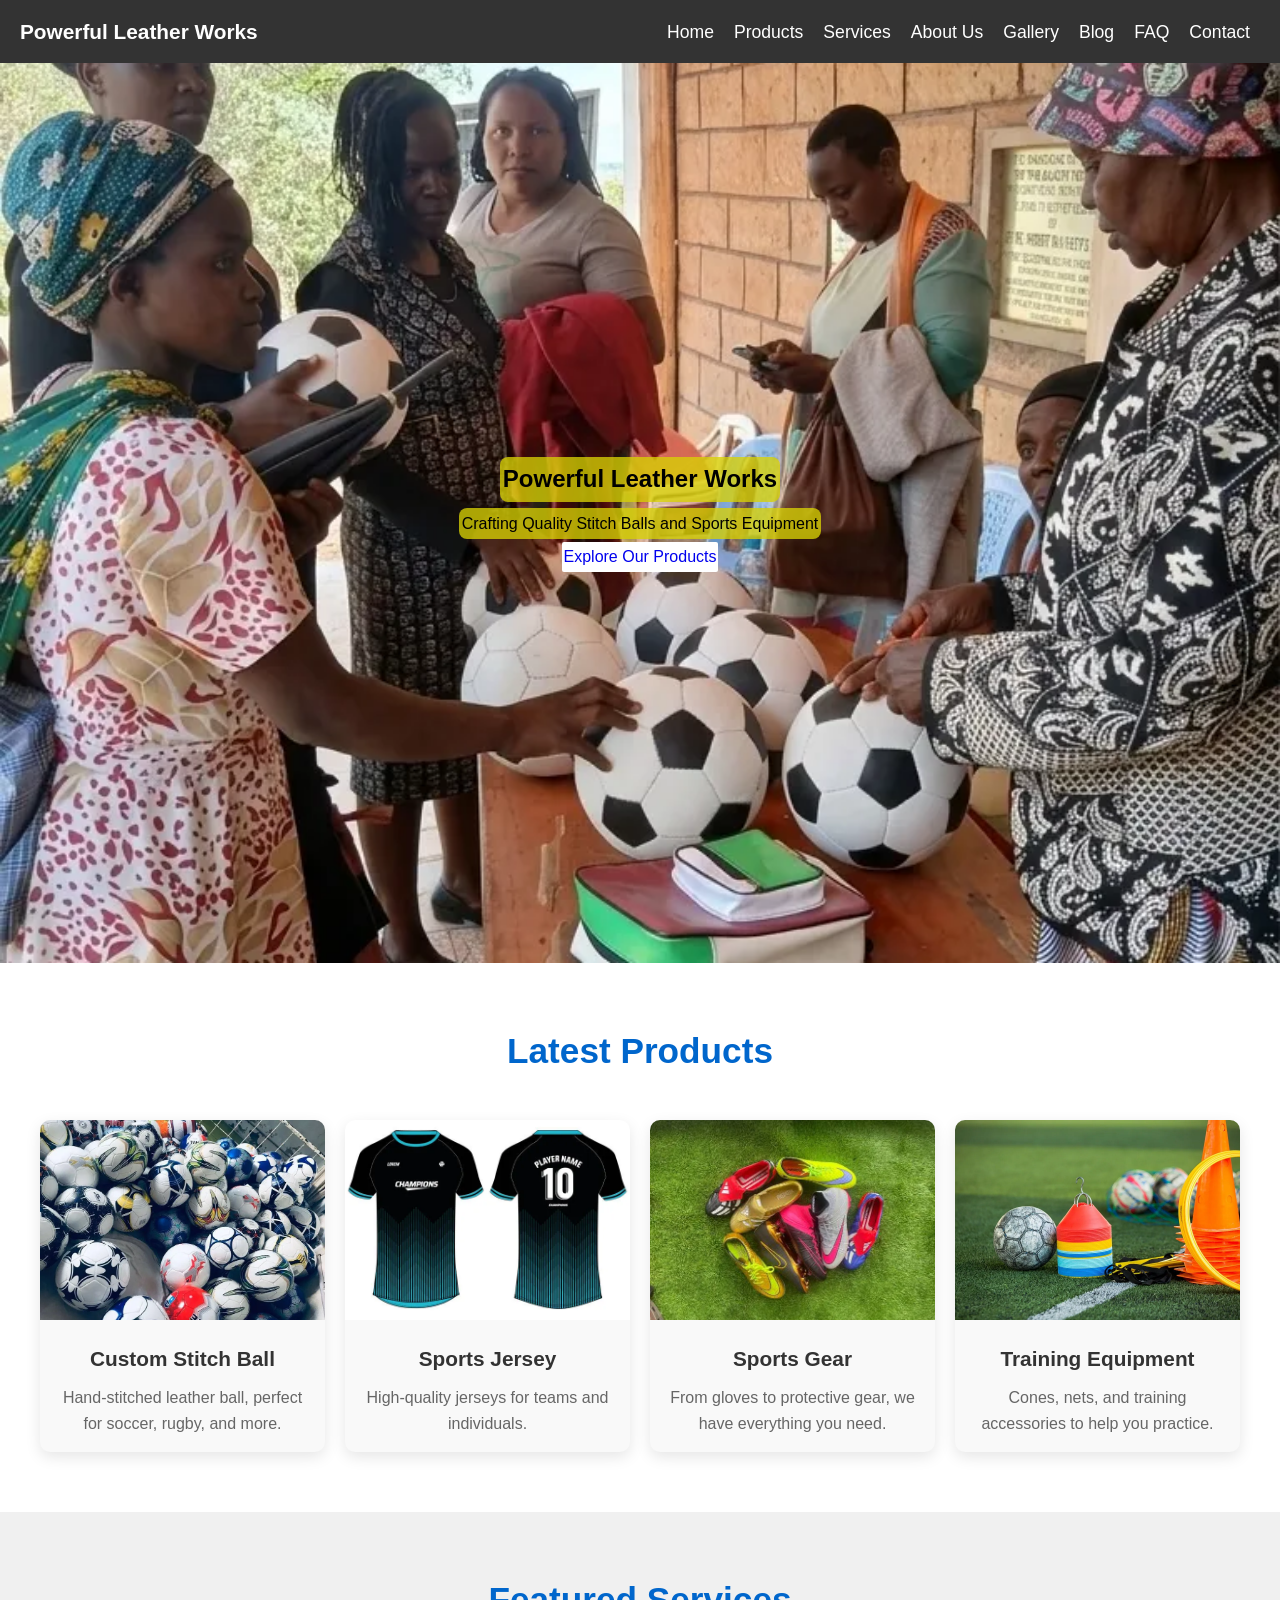
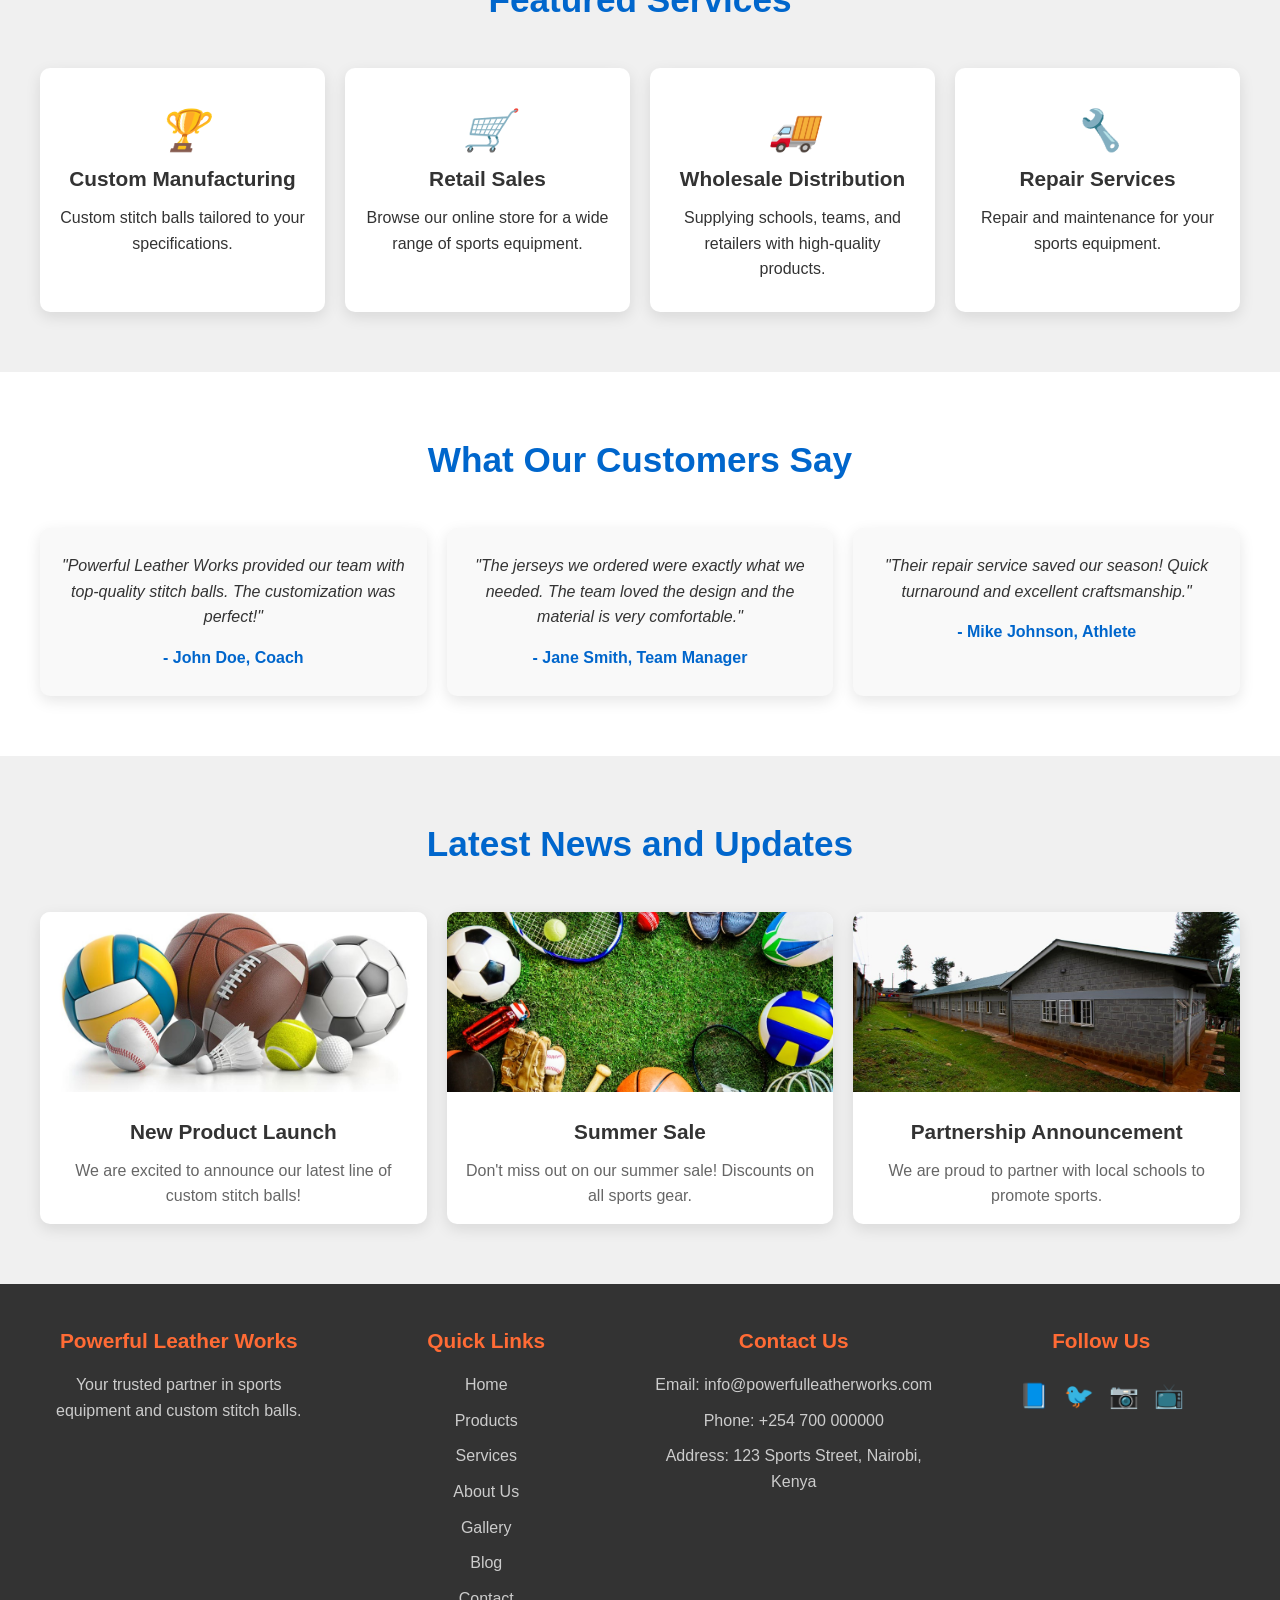
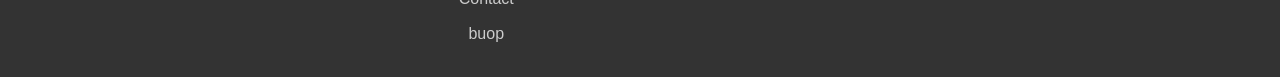
<file: index.html>
<!doctype html>
<html lang="en">
  <head>
    <meta charset="UTF-8" />
    <meta name="viewport" content="width=device-width, initial-scale=1.0" />
    <title>Powerful Leather Works - Home</title>
    <link rel="icon" href="assets/favicon-1.webp" type="image.webp" />
    <link rel="stylesheet" href="style.css" />
    <link rel="stylesheet" href="home.css" />
  </head>
  <body>
    <!-- Navigation Bar -->
    <nav>
      <div class="nav-container">
        <div class="logo">
          <a href="index.html">Powerful Leather Works</a>
        </div>
        <div class="hamburger">
          <div class="line"></div>
          <div class="line"></div>
          <div class="line"></div>
        </div>
        <ul class="nav-links">
          <li><a href="index.html">Home</a></li>
          <li><a href="products.html">Products</a></li>
          <li><a href="services.html">Services</a></li>
          <li><a href="about.html">About Us</a></li>
          <li><a href="gallery.html">Gallery</a></li>
          <li><a href="blog.html">Blog</a></li>
          <li><a href="faq.html">FAQ</a></li>
          <li><a href="contact.html">Contact</a></li>
        </ul>
      </div>
    </nav>

    <!-- Hero Banner -->
    <section class="hero">
      <h1>Powerful Leather Works</h1>
      <p>Crafting Quality Stitch Balls and Sports Equipment</p>
      <a href="#products" class="cta-button">Explore Our Products</a>
    </section>

    <!-- Latest Products Section -->
    <section class="latest-products">
      <h2>Latest Products</h2>
      <div class="products-carousel">
        <div class="product-card">
          <img
            loading="lazy"
            src="images/stitch-ball.webp"
            alt="Custom Stitch Ball"
          />
          <h3>Custom Stitch Ball</h3>
          <p>
            Hand-stitched leather ball, perfect for soccer, rugby, and more.
          </p>
        </div>
        <div class="product-card">
          <img
            loading="lazy"
            src="images/Sports-Jersey.webp"
            alt="Sports Jersey"
          />
          <h3>Sports Jersey</h3>
          <p>High-quality jerseys for teams and individuals.</p>
        </div>
        <div class="product-card">
          <img
            loading="lazy"
            src="images/Sports-Gear.webp"
            alt="Sports Gear"
          />
          <h3>Sports Gear</h3>
          <p>From gloves to protective gear, we have everything you need.</p>
        </div>
        <div class="product-card">
          <img
            loading="lazy"
            src="images/Training-Equipment.webp"
            alt="Training Equipment"
          />
          <h3>Training Equipment</h3>
          <p>Cones, nets, and training accessories to help you practice.</p>
        </div>
      </div>
    </section>

    <!-- Featured Services Section -->
    <section class="featured-services">
      <h2>Featured Services</h2>
      <div class="services-grid">
        <div class="service-card">
          <i>🏆</i>
          <h3>Custom Manufacturing</h3>
          <p>Custom stitch balls tailored to your specifications.</p>
        </div>
        <div class="service-card">
          <i>🛒</i>
          <h3>Retail Sales</h3>
          <p>Browse our online store for a wide range of sports equipment.</p>
        </div>
        <div class="service-card">
          <i>🚚</i>
          <h3>Wholesale Distribution</h3>
          <p>
            Supplying schools, teams, and retailers with high-quality products.
          </p>
        </div>
        <div class="service-card">
          <i>🔧</i>
          <h3>Repair Services</h3>
          <p>Repair and maintenance for your sports equipment.</p>
        </div>
      </div>
    </section>

    <!-- Testimonials Section -->
    <section class="testimonials">
      <h2>What Our Customers Say</h2>
      <div class="testimonials-grid">
        <div class="testimonial-card">
          <p>
            "Powerful Leather Works provided our team with top-quality stitch
            balls. The customization was perfect!"
          </p>
          <div class="author">- John Doe, Coach</div>
        </div>
        <div class="testimonial-card">
          <p>
            "The jerseys we ordered were exactly what we needed. The team loved
            the design and the material is very comfortable."
          </p>
          <div class="author">- Jane Smith, Team Manager</div>
        </div>
        <div class="testimonial-card">
          <p>
            "Their repair service saved our season! Quick turnaround and
            excellent craftsmanship."
          </p>
          <div class="author">- Mike Johnson, Athlete</div>
        </div>
      </div>
    </section>

    <!-- News/Updates Section -->
    <section class="news-updates">
      <h2>Latest News and Updates</h2>
      <div class="news-grid">
        <div class="news-card">
          <img
            loading="lazy"
            src="images/new-products.jpg"
            alt="New Product Launch"
          />
          <h3>New Product Launch</h3>
          <p>
            We are excited to announce our latest line of custom stitch balls!
          </p>
        </div>
        <div class="news-card">
          <img
            loading="lazy"
            src="images/summer.jpeg"
            alt="Summer Sale"
          />
          <h3>Summer Sale</h3>
          <p>
            Don't miss out on our summer sale! Discounts on all sports gear.
          </p>
        </div>
        <div class="news-card">
          <img
            loading="lazy"
            src="images/school.jpg"
            alt="Partnership Announcement"
          />
          <h3>Partnership Announcement</h3>
          <p>We are proud to partner with local schools to promote sports.</p>
        </div>
      </div>
    </section>

    <!-- Footer -->
    <footer class="footer">
      <div class="footer-content">
        <div>
          <h3>Powerful Leather Works</h3>
          <p>
            Your trusted partner in sports equipment and custom stitch balls.
          </p>
        </div>
        <div>
          <h3>Quick Links</h3>
          <a href="index.html">Home</a>
          <a href="products.html">Products</a>
          <a href="services.html">Services</a>
          <a href="about.html">About Us</a>
          <a href="gallery.html">Gallery</a>
          <a href="blog.html">Blog</a>
          <a href="contact.html">Contact</a>
          <a href="landing.html">buop</a>
        </div>
        <div>
          <h3>Contact Us</h3>
          <p>Email: info@powerfulleatherworks.com</p>
          <p>Phone: +254 700 000000</p>
          <p>Address: 123 Sports Street, Nairobi, Kenya</p>
        </div>
        <div>
          <h3>Follow Us</h3>
          <div class="social-links">
            <a href="#">📘</a>
            <a href="#">🐦</a>
            <a href="#">📷</a>
            <a href="#">📺</a>
          </div>
        </div>
      </div>
    </footer>
    <script src="main.js"></script>
  </body>
</html>
</file>
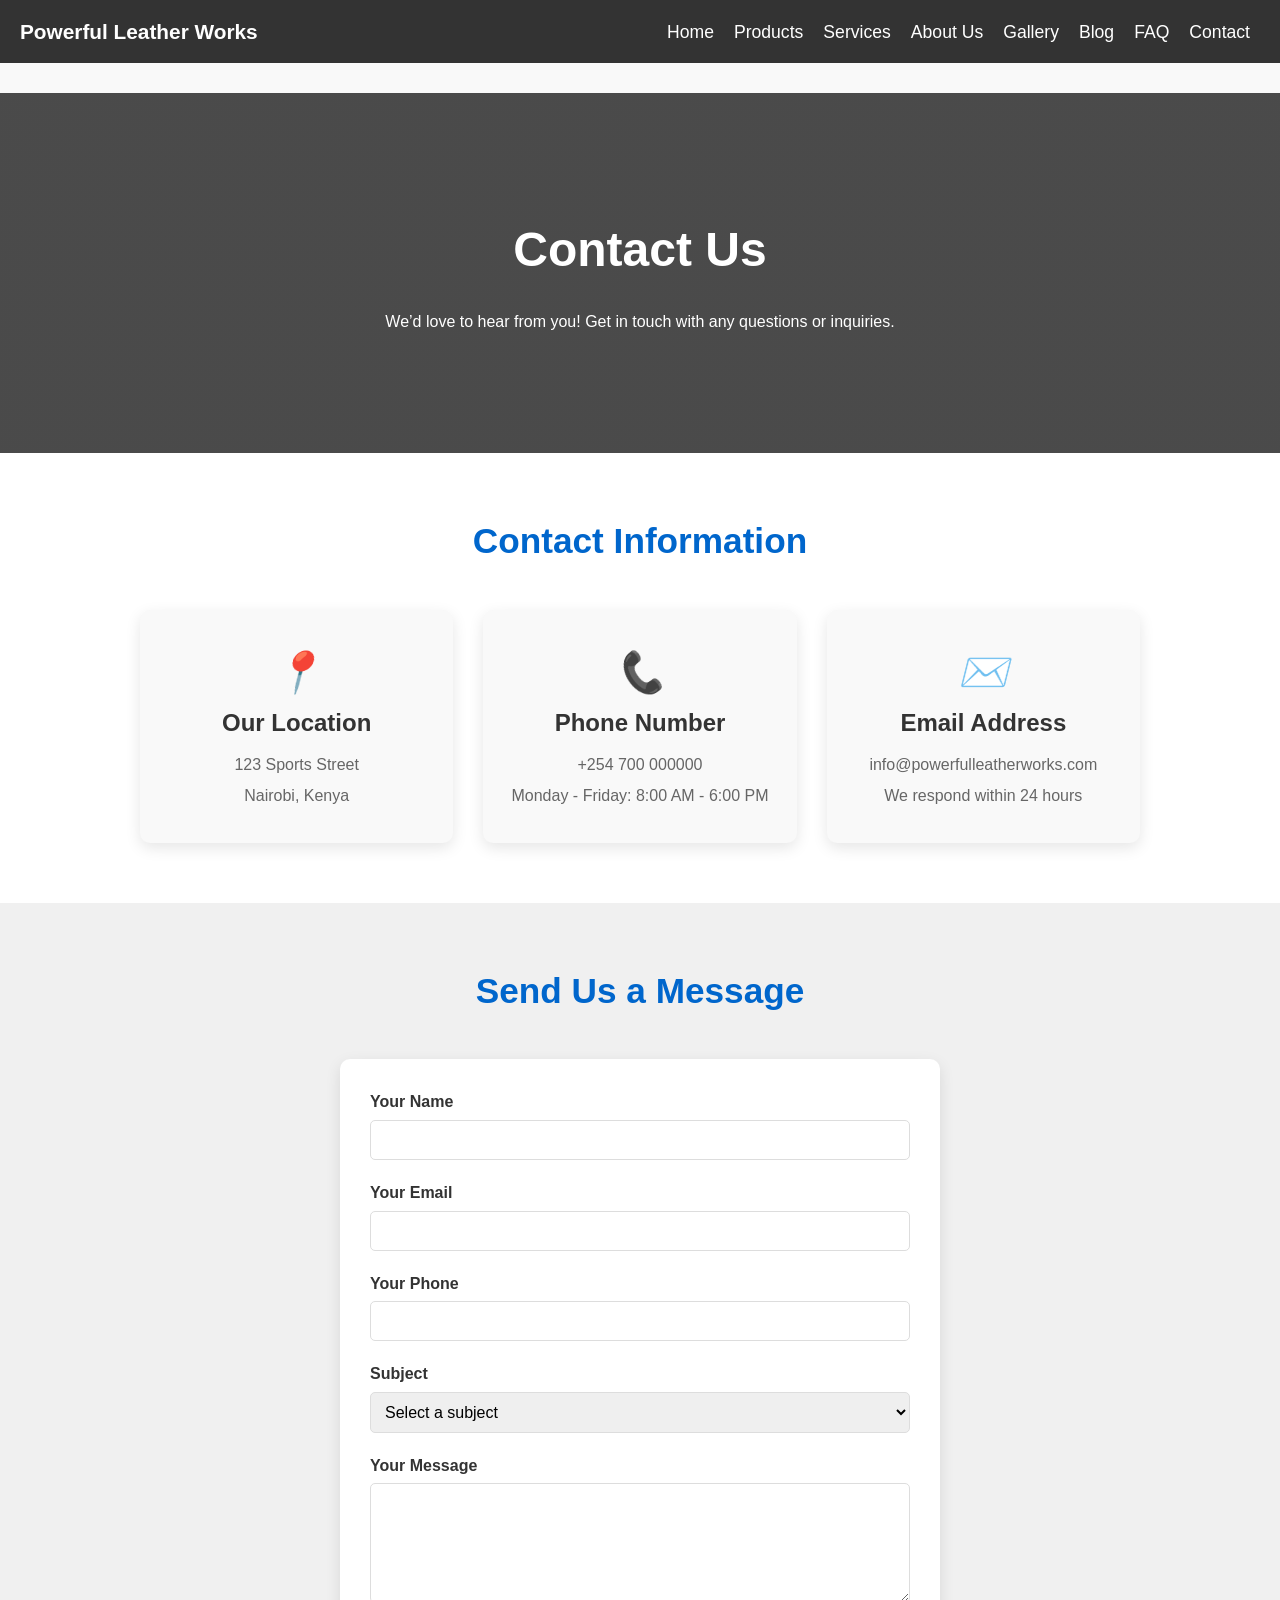
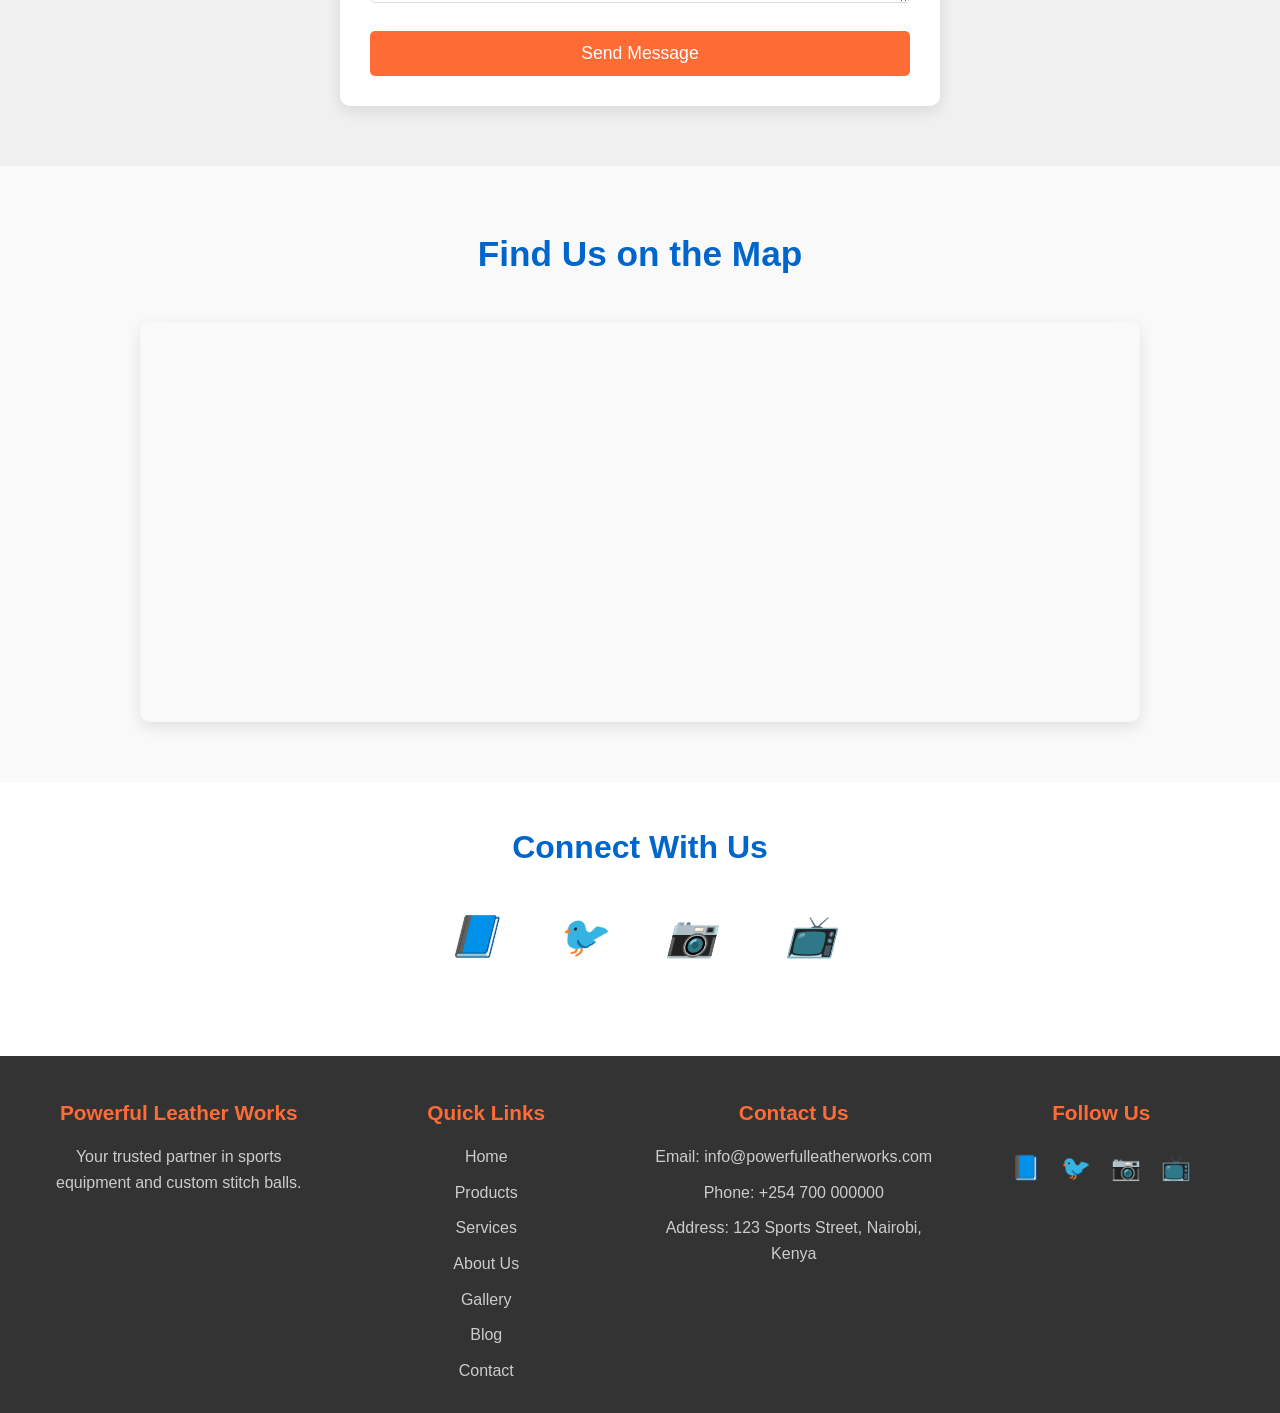
<file: contact.html>
<!doctype html>
<html lang="en">
  <head>
    <meta charset="UTF-8" />
    <meta name="viewport" content="width=device-width, initial-scale=1.0" />
    <title>Powerful Leather Works - Contact Us</title>
    <link rel="icon" href="assets/favicon-1.webp" type="image.webp" />
    <link rel="stylesheet" href="style.css" />
    <link rel="stylesheet" href="contact.css" />
  </head>
  <body>
    <!-- Navigation Bar -->
    <nav>
      <div class="nav-container">
        <div class="logo">
          <a href="index.html">Powerful Leather Works</a>
        </div>
        <div class="hamburger">
          <div class="line"></div>
          <div class="line"></div>
          <div class="line"></div>
        </div>
        <ul class="nav-links">
          <li><a href="index.html">Home</a></li>
          <li><a href="products.html">Products</a></li>
          <li><a href="services.html">Services</a></li>
          <li><a href="about.html">About Us</a></li>
          <li><a href="gallery.html">Gallery</a></li>
          <li><a href="blog.html">Blog</a></li>
          <li><a href="faq.html">FAQ</a></li>
          <li><a href="contact.html">Contact</a></li>
        </ul>
      </div>
    </nav>

    <!-- Page Header -->
    <section class="page-header">
      <h1>Contact Us</h1>
      <p>
        We’d love to hear from you! Get in touch with any questions or
        inquiries.
      </p>
    </section>

    <!-- Contact Information Section -->
    <section class="contact-info">
      <h2>Contact Information</h2>
      <div class="info-grid">
        <div class="info-card">
          <i>📍</i>
          <h3>Our Location</h3>
          <p>123 Sports Street</p>
          <p>Nairobi, Kenya</p>
        </div>
        <div class="info-card">
          <i>📞</i>
          <h3>Phone Number</h3>
          <p>+254 700 000000</p>
          <p>Monday - Friday: 8:00 AM - 6:00 PM</p>
        </div>
        <div class="info-card">
          <i>✉️</i>
          <h3>Email Address</h3>
          <p>info@powerfulleatherworks.com</p>
          <p>We respond within 24 hours</p>
        </div>
      </div>
    </section>

    <!-- Contact Form Section -->
    <section class="contact-form">
      <h2>Send Us a Message</h2>
      <div class="form-container">
        <form action="#" method="post">
          <div class="form-group">
            <label for="name">Your Name</label>
            <input type="text" id="name" name="name" required />
          </div>
          <div class="form-group">
            <label for="email">Your Email</label>
            <input type="email" id="email" name="email" required />
          </div>
          <div class="form-group">
            <label for="phone">Your Phone</label>
            <input type="tel" id="phone" name="phone" />
          </div>
          <div class="form-group">
            <label for="subject">Subject</label>
            <select id="subject" name="subject" required>
              <option value="">Select a subject</option>
              <option value="custom-order">Custom Order Inquiry</option>
              <option value="wholesale">Wholesale Inquiry</option>
              <option value="repair">Repair Service</option>
              <option value="general">General Question</option>
              <option value="feedback">Feedback</option>
            </select>
          </div>
          <div class="form-group">
            <label for="message">Your Message</label>
            <textarea id="message" name="message" required></textarea>
          </div>
          <button type="submit" class="submit-button">Send Message</button>
        </form>
      </div>
    </section>

    <!-- Map Section -->
    <section class="map-section">
      <h2>Find Us on the Map</h2>
      <div class="map-container">
        <!-- Replace the src with your actual Google Maps embed URL -->
        <iframe
          src="https://www.google.com/maps/embed?pb=!1m18!1m12!1m3!1d3988.816516755137!2d36.817223!3d-1.286385!2m3!1f0!2f0!3f0!3m2!1i1024!2i768!4f13.1!3m3!1m2!1s0x182f1172d84d49a7%3A0xf7cf0254b2979f3a!2sNairobi%2C%20Kenya!5e0!3m2!1sen!2sus!4v1713720000000!5m2!1sen!2sus"
          allowfullscreen=""
          loading="lazy"
        ></iframe>
      </div>
    </section>

    <!-- Social Media Section -->
    <section class="social-media">
      <h2>Connect With Us</h2>
      <div class="social-links">
        <a href="#" class="social-link">
          <i>📘</i>
          <span>Facebook</span>
        </a>
        <a href="#" class="social-link">
          <i>🐦</i>
          <span>Twitter</span>
        </a>
        <a href="#" class="social-link">
          <i>📷</i>
          <span>Instagram</span>
        </a>
        <a href="#" class="social-link">
          <i>📺</i>
          <span>YouTube</span>
        </a>
      </div>
    </section>

    <!-- Footer -->
    <footer class="footer">
      <div class="footer-content">
        <div>
          <h3>Powerful Leather Works</h3>
          <p>
            Your trusted partner in sports equipment and custom stitch balls.
          </p>
        </div>
        <div>
          <h3>Quick Links</h3>
          <a href="index.html">Home</a>
          <a href="products.html">Products</a>
          <a href="services.html">Services</a>
          <a href="about.html">About Us</a>
          <a href="gallery.html">Gallery</a>
          <a href="blog.html">Blog</a>
          <a href="contact.html">Contact</a>
        </div>
        <div>
          <h3>Contact Us</h3>
          <p>Email: info@powerfulleatherworks.com</p>
          <p>Phone: +254 700 000000</p>
          <p>Address: 123 Sports Street, Nairobi, Kenya</p>
        </div>
        <div>
          <h3>Follow Us</h3>
          <div class="social-links">
            <a href="#">📘</a>
            <a href="#">🐦</a>
            <a href="#">📷</a>
            <a href="#">📺</a>
          </div>
        </div>
      </div>
    </footer>
  </body>
  <script src="main.js">
    main
  </script>
</html>
</file>
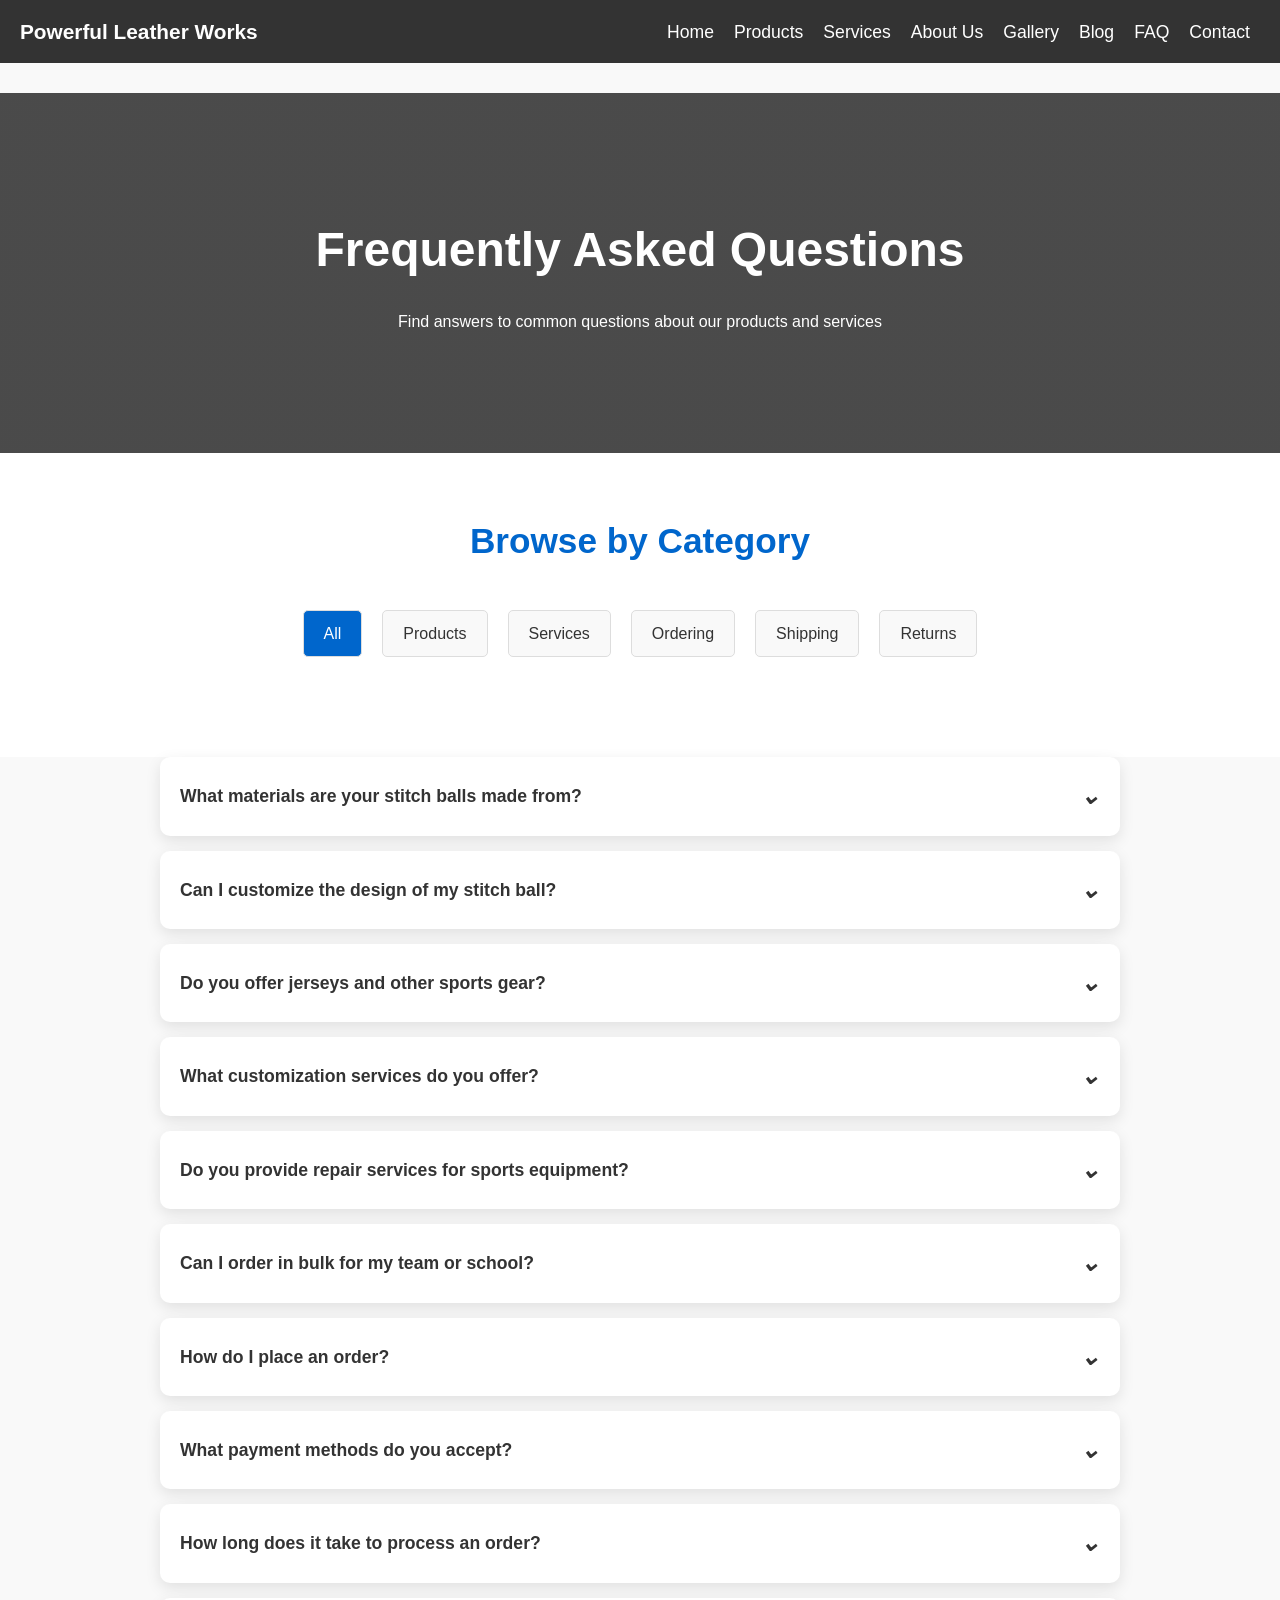
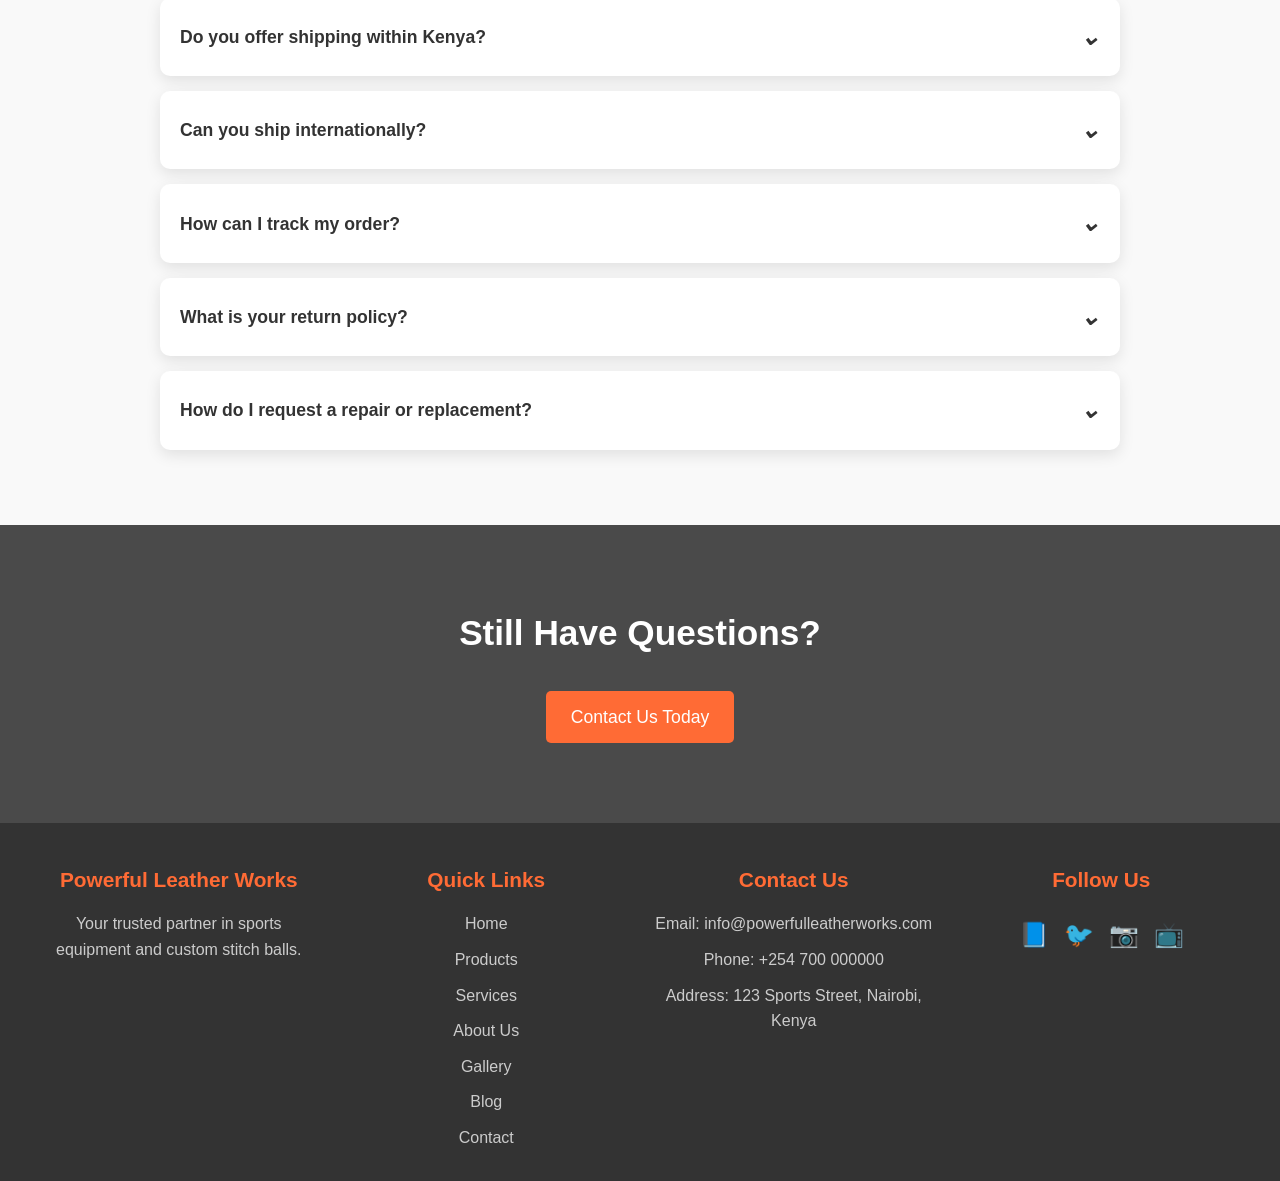
<file: faq.html>
<!doctype html>
<html lang="en">
  <head>
    <meta charset="UTF-8" />
    <meta name="viewport" content="width=device-width, initial-scale=1.0" />
    <title>Powerful Leather Works - FAQ</title>
    <link rel="icon" href="assets/favicon-1.webp" type="image.webp" />

    <link rel="stylesheet" href="style.css" />
    <link rel="stylesheet" href="faq.css" />
  </head>
  <body>
    <!-- Navigation Bar -->
    <nav>
      <div class="nav-container">
        <div class="logo">
          <a href="index.html">Powerful Leather Works</a>
        </div>
        <div class="hamburger">
          <div class="line"></div>
          <div class="line"></div>
          <div class="line"></div>
        </div>
        <ul class="nav-links">
          <li><a href="index.html">Home</a></li>
          <li><a href="products.html">Products</a></li>
          <li><a href="services.html">Services</a></li>
          <li><a href="about.html">About Us</a></li>
          <li><a href="gallery.html">Gallery</a></li>
          <li><a href="blog.html">Blog</a></li>
          <li><a href="faq.html">FAQ</a></li>
          <li><a href="contact.html">Contact</a></li>
        </ul>
      </div>
    </nav>

    <!-- Page Header -->
    <section class="page-header">
      <h1>Frequently Asked Questions</h1>
      <p>Find answers to common questions about our products and services</p>
    </section>

    <!-- FAQ Categories Section -->
    <section class="faq-categories">
      <h2>Browse by Category</h2>
      <div class="categories-grid">
        <a href="#" class="category-button active" data-category="all">All</a>
        <a href="#" class="category-button" data-category="products"
          >Products</a
        >
        <a href="#" class="category-button" data-category="services"
          >Services</a
        >
        <a href="#" class="category-button" data-category="ordering"
          >Ordering</a
        >
        <a href="#" class="category-button" data-category="shipping"
          >Shipping</a
        >
        <a href="#" class="category-button" data-category="returns">Returns</a>
      </div>
    </section>

    <!-- FAQ Accordion Section -->
    <section class="faq-accordion">
      <!-- Products FAQs -->
      <div class="faq-item" data-category="products">
        <div class="faq-question" onclick="toggleFaq(this)">
          <span>What materials are your stitch balls made from?</span>
          <i class="faq-icon">⌄</i>
        </div>
        <div class="faq-answer">
          Our stitch balls are handcrafted using high-quality, durable leather
          and synthetic materials, designed for both performance and longevity.
          Each ball is stitched by hand to ensure maximum durability and a
          consistent feel.
        </div>
      </div>

      <div class="faq-item" data-category="products">
        <div class="faq-question" onclick="toggleFaq(this)">
          <span>Can I customize the design of my stitch ball?</span>
          <i class="faq-icon">⌄</i>
        </div>
        <div class="faq-answer">
          Yes! We offer full customization for stitch balls, including team
          logos, colors, and even player names. Our design team will work with
          you to create a ball that perfectly matches your team’s identity.
        </div>
      </div>

      <div class="faq-item" data-category="products">
        <div class="faq-question" onclick="toggleFaq(this)">
          <span>Do you offer jerseys and other sports gear?</span>
          <i class="faq-icon">⌄</i>
        </div>
        <div class="faq-answer">
          Absolutely! In addition to stitch balls, we provide high-quality
          sports jerseys, training equipment, and protective gear. All our
          products can be customized to fit your team’s needs.
        </div>
      </div>

      <!-- Services FAQs -->
      <div class="faq-item" data-category="services">
        <div class="faq-question" onclick="toggleFaq(this)">
          <span>What customization services do you offer?</span>
          <i class="faq-icon">⌄</i>
        </div>
        <div class="faq-answer">
          We offer a range of customization services, including logo printing,
          color matching, and personalized text on stitch balls, jerseys, and
          other gear. Our team will guide you through the process to ensure your
          products are exactly as you envision.
        </div>
      </div>

      <div class="faq-item" data-category="services">
        <div class="faq-question" onclick="toggleFaq(this)">
          <span>Do you provide repair services for sports equipment?</span>
          <i class="faq-icon">⌄</i>
        </div>
        <div class="faq-answer">
          Yes, we offer repair and maintenance services for all types of sports
          equipment, including stitch balls, jerseys, and training gear. Our
          goal is to extend the lifespan of your equipment and keep it in top
          condition.
        </div>
      </div>

      <div class="faq-item" data-category="services">
        <div class="faq-question" onclick="toggleFaq(this)">
          <span>Can I order in bulk for my team or school?</span>
          <i class="faq-icon">⌄</i>
        </div>
        <div class="faq-answer">
          Yes! We specialize in bulk orders for teams, schools, and retailers.
          Contact us for wholesale pricing and to discuss your specific needs.
        </div>
      </div>

      <!-- Ordering FAQs -->
      <div class="faq-item" data-category="ordering">
        <div class="faq-question" onclick="toggleFaq(this)">
          <span>How do I place an order?</span>
          <i class="faq-icon">⌄</i>
        </div>
        <div class="faq-answer">
          You can place an order by contacting us via phone, email, or through
          our website’s contact form. Our team will guide you through the
          process, from selecting products to finalizing your customization
          options.
        </div>
      </div>

      <div class="faq-item" data-category="ordering">
        <div class="faq-question" onclick="toggleFaq(this)">
          <span>What payment methods do you accept?</span>
          <i class="faq-icon">⌄</i>
        </div>
        <div class="faq-answer">
          We accept a variety of payment methods, including bank transfers,
          mobile money, and credit/debit cards. Our team will provide you with
          payment details once your order is confirmed.
        </div>
      </div>

      <div class="faq-item" data-category="ordering">
        <div class="faq-question" onclick="toggleFaq(this)">
          <span>How long does it take to process an order?</span>
          <i class="faq-icon">⌄</i>
        </div>
        <div class="faq-answer">
          Processing times vary depending on the complexity of your order.
          Standard orders typically take 5-7 business days, while custom or bulk
          orders may take longer. We’ll provide a timeline when you place your
          order.
        </div>
      </div>

      <!-- Shipping FAQs -->
      <div class="faq-item" data-category="shipping">
        <div class="faq-question" onclick="toggleFaq(this)">
          <span>Do you offer shipping within Kenya?</span>
          <i class="faq-icon">⌄</i>
        </div>
        <div class="faq-answer">
          Yes, we offer shipping throughout Kenya. Delivery times and costs
          depend on your location. Contact us for more details.
        </div>
      </div>

      <div class="faq-item" data-category="shipping">
        <div class="faq-question" onclick="toggleFaq(this)">
          <span>Can you ship internationally?</span>
          <i class="faq-icon">⌄</i>
        </div>
        <div class="faq-answer">
          Currently, we primarily ship within Kenya. However, we may accommodate
          international orders on a case-by-case basis. Please contact us to
          discuss your needs.
        </div>
      </div>

      <div class="faq-item" data-category="shipping">
        <div class="faq-question" onclick="toggleFaq(this)">
          <span>How can I track my order?</span>
          <i class="faq-icon">⌄</i>
        </div>
        <div class="faq-answer">
          Once your order is shipped, we’ll provide you with a tracking number
          so you can monitor its progress. You can also contact us for updates
          at any time.
        </div>
      </div>

      <!-- Returns FAQs -->
      <div class="faq-item" data-category="returns">
        <div class="faq-question" onclick="toggleFaq(this)">
          <span>What is your return policy?</span>
          <i class="faq-icon">⌄</i>
        </div>
        <div class="faq-answer">
          We want you to be completely satisfied with your purchase. If you’re
          not happy with your order, please contact us within 7 days of delivery
          to discuss returns or exchanges. Customized items may not be eligible
          for return.
        </div>
      </div>

      <div class="faq-item" data-category="returns">
        <div class="faq-question" onclick="toggleFaq(this)">
          <span>How do I request a repair or replacement?</span>
          <i class="faq-icon">⌄</i>
        </div>
        <div class="faq-answer">
          If your product needs repair or replacement, please contact us with
          your order details. We’ll guide you through the process and ensure
          your equipment is restored to top condition.
        </div>
      </div>
    </section>

    <!-- CTA Section -->
    <section class="cta-section">
      <h2>Still Have Questions?</h2>
      <a href="contact.html" class="cta-button">Contact Us Today</a>
    </section>

    <!-- Footer -->
    <footer class="footer">
      <div class="footer-content">
        <div>
          <h3>Powerful Leather Works</h3>
          <p>
            Your trusted partner in sports equipment and custom stitch balls.
          </p>
        </div>
        <div>
          <h3>Quick Links</h3>
          <a href="index.html">Home</a>
          <a href="products.html">Products</a>
          <a href="services.html">Services</a>
          <a href="about.html">About Us</a>
          <a href="gallery.html">Gallery</a>
          <a href="blog.html">Blog</a>
          <a href="contact.html">Contact</a>
        </div>
        <div>
          <h3>Contact Us</h3>
          <p>Email: info@powerfulleatherworks.com</p>
          <p>Phone: +254 700 000000</p>
          <p>Address: 123 Sports Street, Nairobi, Kenya</p>
        </div>
        <div>
          <h3>Follow Us</h3>
          <div class="social-links">
            <a href="#">📘</a>
            <a href="#">🐦</a>
            <a href="#">📷</a>
            <a href="#">📺</a>
          </div>
        </div>
      </div>
    </footer>

    <script>
      // Toggle hamburger menu
      document
        .querySelector(".hamburger")
        .addEventListener("click", function () {
          document.querySelector(".nav-links").classList.toggle("active");
          this.classList.toggle("active");
        });

      // Close menu when a link is clicked (optional)
      document.querySelectorAll(".nav-links a").forEach((link) => {
        link.addEventListener("click", function () {
          document.querySelector(".nav-links").classList.remove("active");
          document.querySelector(".hamburger").classList.remove("active");
        });
      });

      // Toggle FAQ answers
      function toggleFaq(element) {
        const answer = element.nextElementSibling;
        const icon = element.querySelector(".faq-icon");

        if (answer.classList.contains("active")) {
          answer.classList.remove("active");
          icon.classList.remove("rotate");
        } else {
          // Close all other FAQs
          document
            .querySelectorAll(".faq-answer")
            .forEach((ans) => ans.classList.remove("active"));
          document
            .querySelectorAll(".faq-icon")
            .forEach((ic) => ic.classList.remove("rotate"));

          // Open clicked FAQ
          answer.classList.add("active");
          icon.classList.add("rotate");
        }
      }

      // Filter FAQs by category
      document.querySelectorAll(".category-button").forEach((button) => {
        button.addEventListener("click", (e) => {
          e.preventDefault();
          const category = button.getAttribute("data-category");

          // Update active button
          document
            .querySelectorAll(".category-button")
            .forEach((btn) => btn.classList.remove("active"));
          button.classList.add("active");

          // Filter FAQs
          const faqs = document.querySelectorAll(".faq-item");
          faqs.forEach((faq) => {
            if (
              category === "all" ||
              faq.getAttribute("data-category") === category
            ) {
              faq.style.display = "block";
            } else {
              faq.style.display = "none";
            }
          });
        });
      });
    </script>
  </body>
</html>
</file>
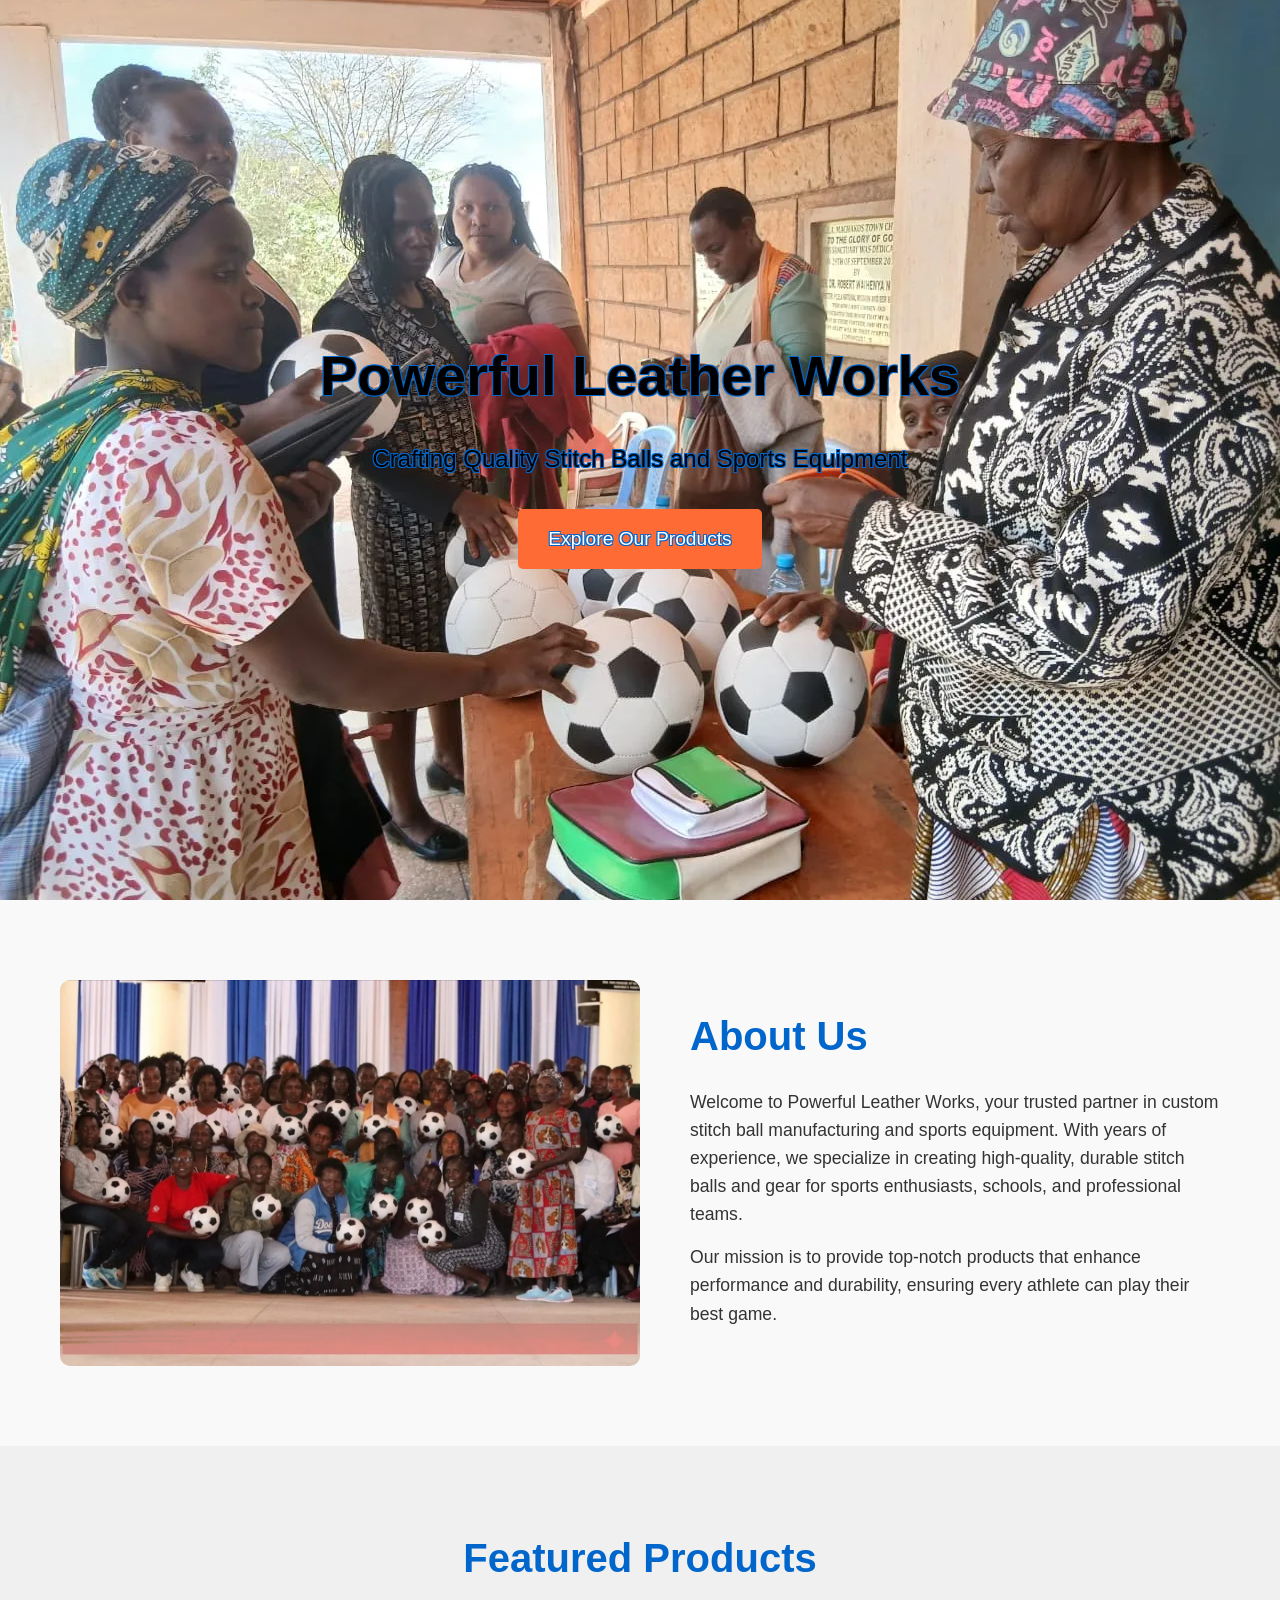
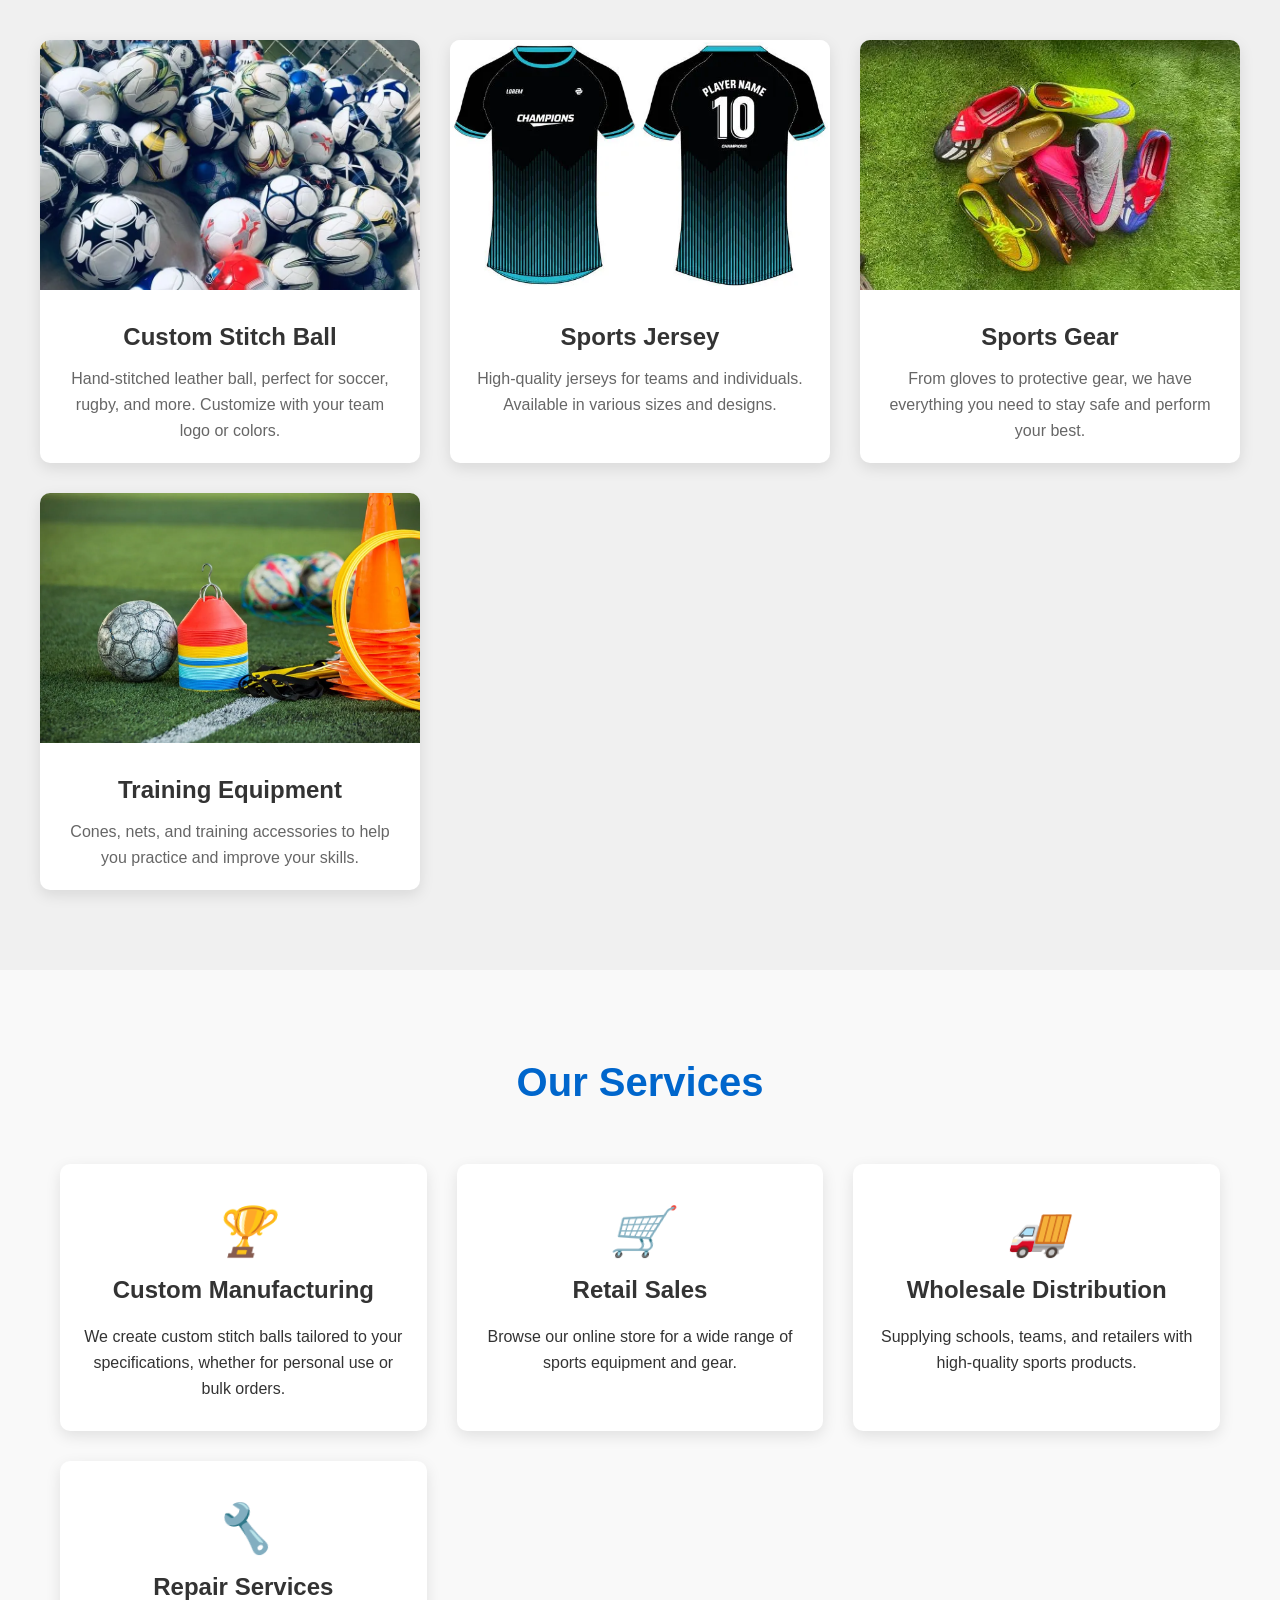
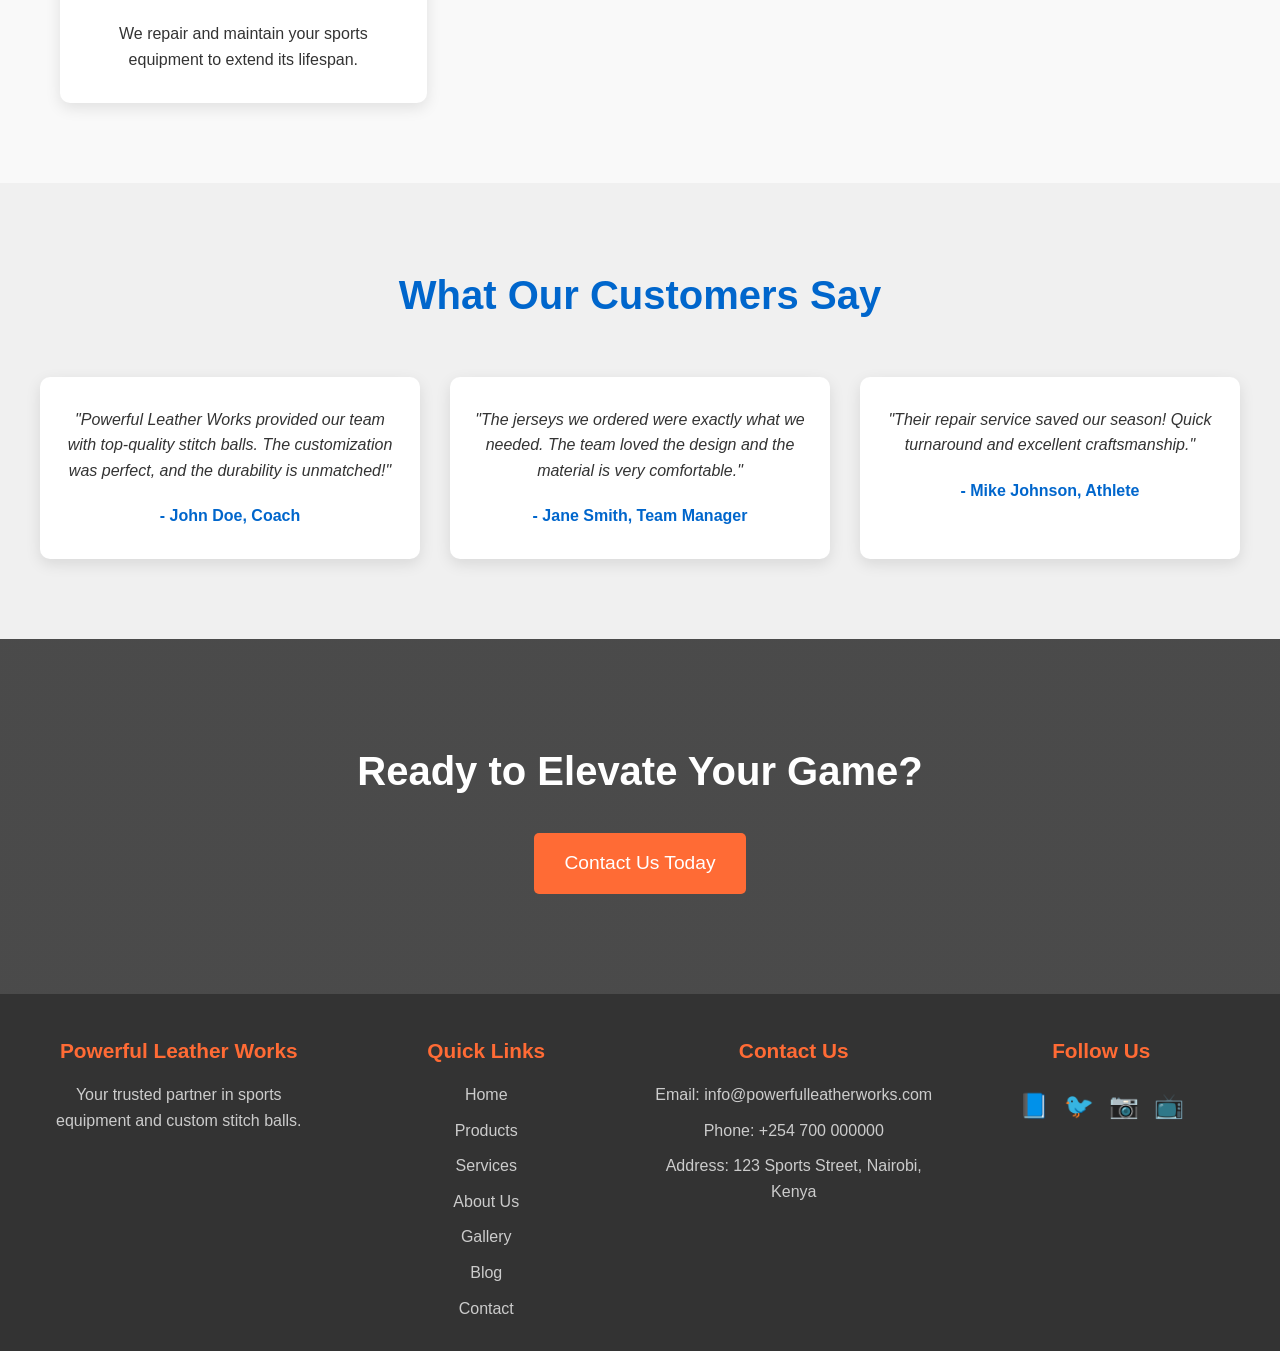
<file: landing.html>
<!doctype html>
<html lang="en">
  <head>
    <meta charset="UTF-8" />
    <meta name="viewport" content="width=device-width, initial-scale=1.0" />
    <title>
      Powerful Leather Works - Custom Stitch Balls and Sports Equipment
    </title>
    <link rel="icon" href="assets/favicon-1.webp" type="image.webp" />
    <link rel="stylesheet" href="style.css" />
    <link rel="stylesheet" href="landing.css" />
  </head>
  <body>
    <!-- Hero Section -->
    <section class="hero">
      <h1>Powerful Leather Works</h1>
      <p>Crafting Quality Stitch Balls and Sports Equipment</p>
      <a href="#products" class="cta-button">Explore Our Products</a>
    </section>

    <!-- About Us Section -->
    <section class="about">
      <img loading="lazy" src="images/about-us.webp" alt="About Us" />
      <div class="about-content">
        <h2>About Us</h2>
        <p>
          Welcome to Powerful Leather Works, your trusted partner in custom
          stitch ball manufacturing and sports equipment. With years of
          experience, we specialize in creating high-quality, durable stitch
          balls and gear for sports enthusiasts, schools, and professional
          teams.
        </p>
        <p>
          Our mission is to provide top-notch products that enhance performance
          and durability, ensuring every athlete can play their best game.
        </p>
      </div>
    </section>

    <!-- Featured Products Section -->
    <section class="featured-products" id="products">
      <h2>Featured Products</h2>
      <div class="products-grid">
        <div class="product-card">
          <img
            loading="lazy"
            src="images/stitch-ball.webp"
            alt="stitch balls"
          />
          <h3>Custom Stitch Ball</h3>
          <p>
            Hand-stitched leather ball, perfect for soccer, rugby, and more.
            Customize with your team logo or colors.
          </p>
        </div>
        <div class="product-card">
          <img
            loading="lazy"
            src="images/Sports-Jersey.webp"
            alt="Sports Jersey"
          />
          <h3>Sports Jersey</h3>
          <p>
            High-quality jerseys for teams and individuals. Available in various
            sizes and designs.
          </p>
        </div>
        <div class="product-card">
          <img loading="lazy" src="images/Sports-Gear.webp" alt="Sports Gear" />
          <h3>Sports Gear</h3>
          <p>
            From gloves to protective gear, we have everything you need to stay
            safe and perform your best.
          </p>
        </div>
        <div class="product-card">
          <img
            loading="lazy"
            src="images/Training-Equipment.webp"
            alt="Training Equipment"
          />
          <h3>Training Equipment</h3>
          <p>
            Cones, nets, and training accessories to help you practice and
            improve your skills.
          </p>
        </div>
      </div>
    </section>

    <!-- Services Section -->
    <section class="services">
      <h2>Our Services</h2>
      <div class="services-grid">
        <div class="service-card">
          <i>🏆</i>
          <h3>Custom Manufacturing</h3>
          <p>
            We create custom stitch balls tailored to your specifications,
            whether for personal use or bulk orders.
          </p>
        </div>
        <div class="service-card">
          <i>🛒</i>
          <h3>Retail Sales</h3>
          <p>
            Browse our online store for a wide range of sports equipment and
            gear.
          </p>
        </div>
        <div class="service-card">
          <i>🚚</i>
          <h3>Wholesale Distribution</h3>
          <p>
            Supplying schools, teams, and retailers with high-quality sports
            products.
          </p>
        </div>
        <div class="service-card">
          <i>🔧</i>
          <h3>Repair Services</h3>
          <p>
            We repair and maintain your sports equipment to extend its lifespan.
          </p>
        </div>
      </div>
    </section>

    <!-- Testimonials Section -->
    <section class="testimonials">
      <h2>What Our Customers Say</h2>
      <div class="testimonials-grid">
        <div class="testimonial-card">
          <p>
            "Powerful Leather Works provided our team with top-quality stitch
            balls. The customization was perfect, and the durability is
            unmatched!"
          </p>
          <div class="author">- John Doe, Coach</div>
        </div>
        <div class="testimonial-card">
          <p>
            "The jerseys we ordered were exactly what we needed. The team loved
            the design and the material is very comfortable."
          </p>
          <div class="author">- Jane Smith, Team Manager</div>
        </div>
        <div class="testimonial-card">
          <p>
            "Their repair service saved our season! Quick turnaround and
            excellent craftsmanship."
          </p>
          <div class="author">- Mike Johnson, Athlete</div>
        </div>
      </div>
    </section>

    <!-- CTA Section -->
    <section class="cta-section">
      <h2>Ready to Elevate Your Game?</h2>
      <a href="#contact" class="cta-button">Contact Us Today</a>
    </section>

    <!-- Footer -->
    <footer class="footer">
      <div class="footer-content">
        <div>
          <h3>Powerful Leather Works</h3>
          <p>
            Your trusted partner in sports equipment and custom stitch balls.
          </p>
        </div>
        <div>
          <h3>Quick Links</h3>
          <a href="index.html">Home</a>
          <a href="products.html">Products</a>
          <a href="services.html">Services</a>
          <a href="about.html">About Us</a>
          <a href="gallery.html">Gallery</a>
          <a href="blog.html">Blog</a>
          <a href="contact.html">Contact</a>
        </div>
        <div>
          <h3>Contact Us</h3>
          <p>Email: info@powerfulleatherworks.com</p>
          <p>Phone: +254 700 000000</p>
          <p>Address: 123 Sports Street, Nairobi, Kenya</p>
        </div>
        <div>
          <h3>Follow Us</h3>
          <div class="social-links">
            <a href="#">📘</a>
            <a href="#">🐦</a>
            <a href="#">📷</a>
            <a href="#">📺</a>
          </div>
        </div>
      </div>
    </footer>
  </body>
</html>
</file>
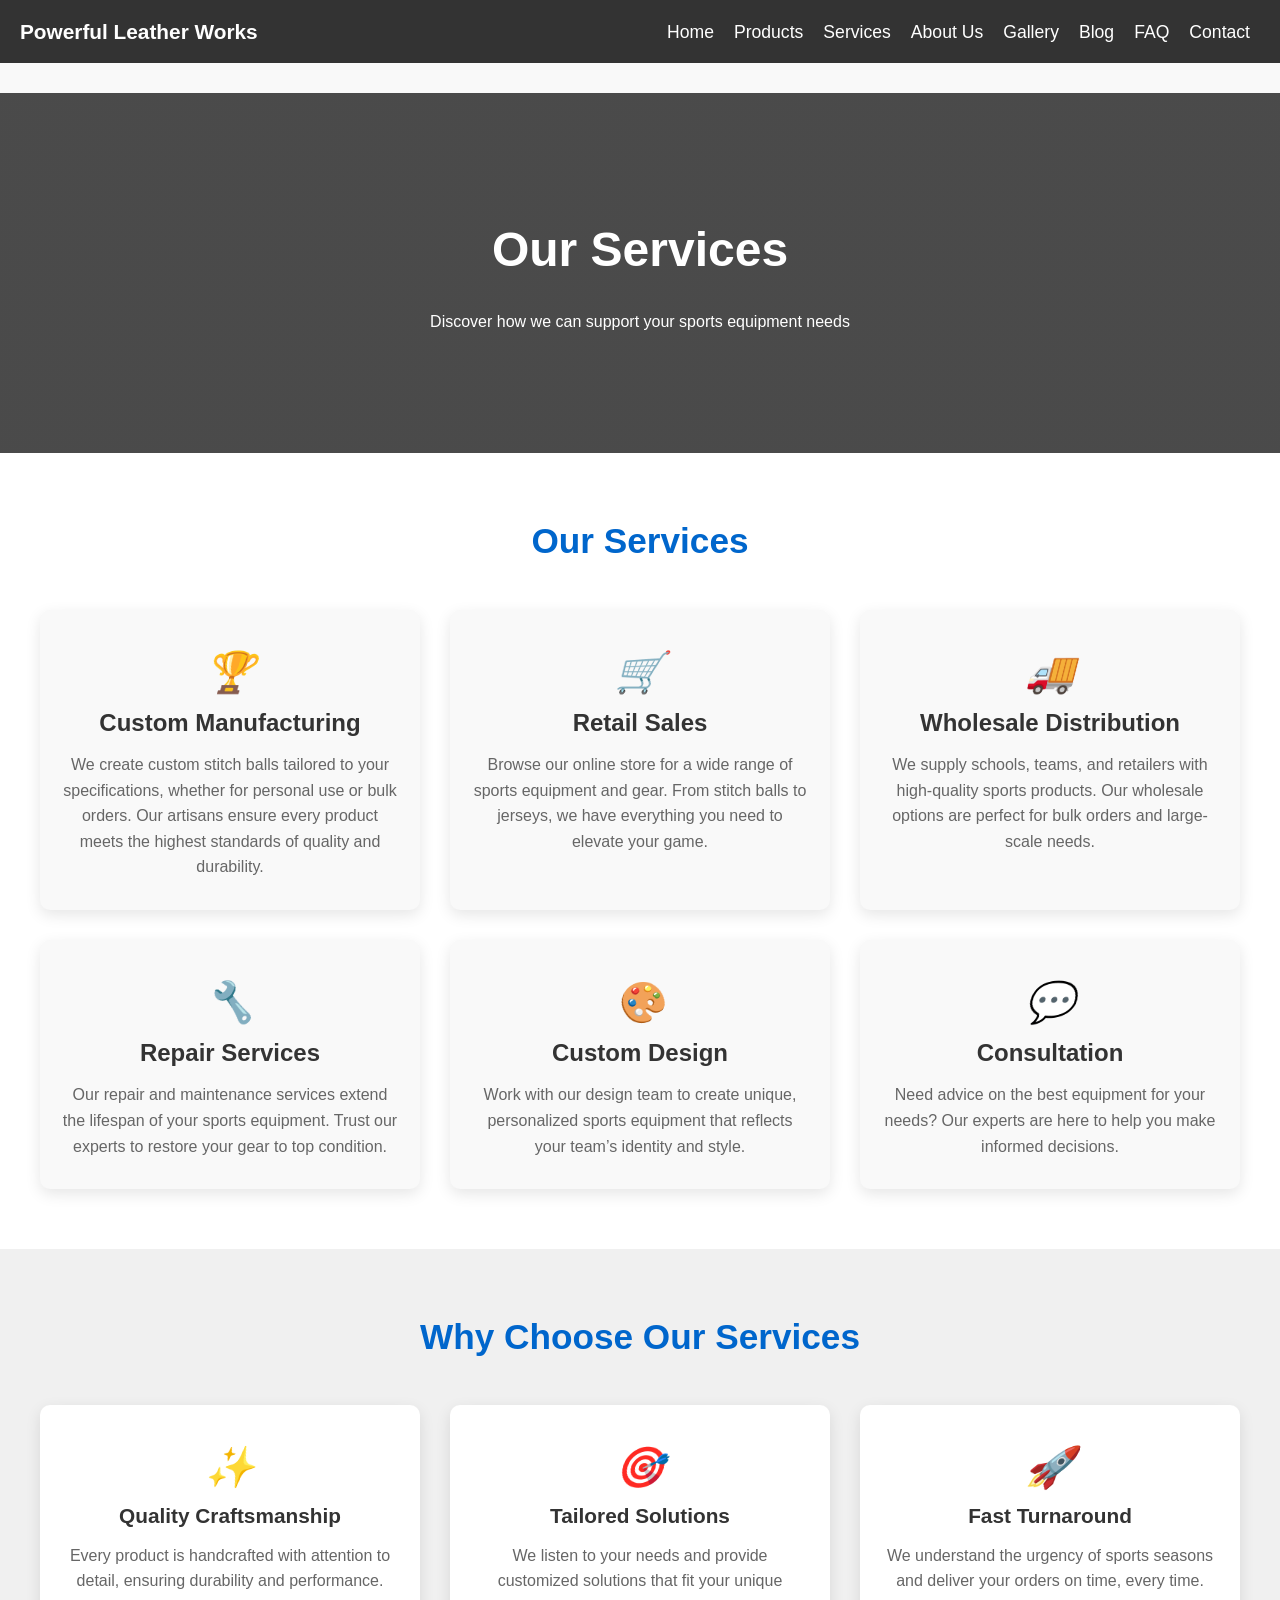
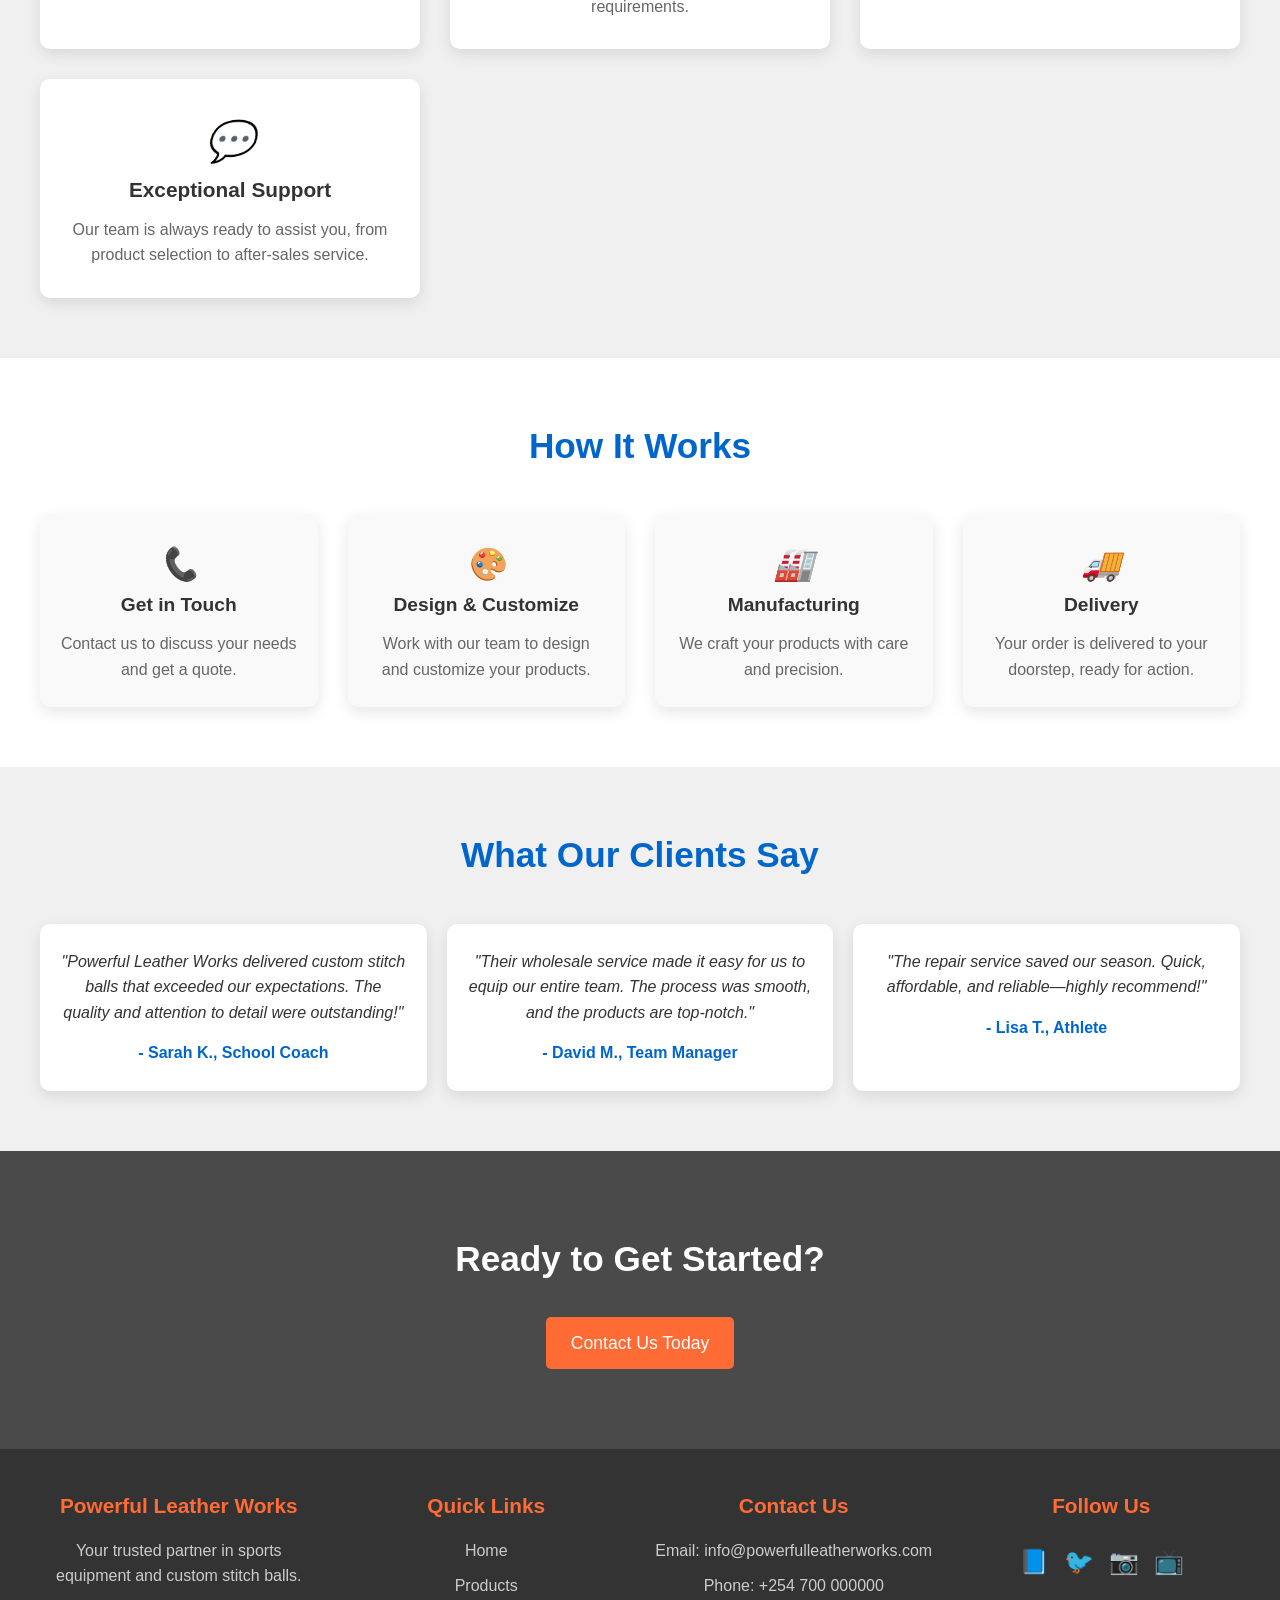
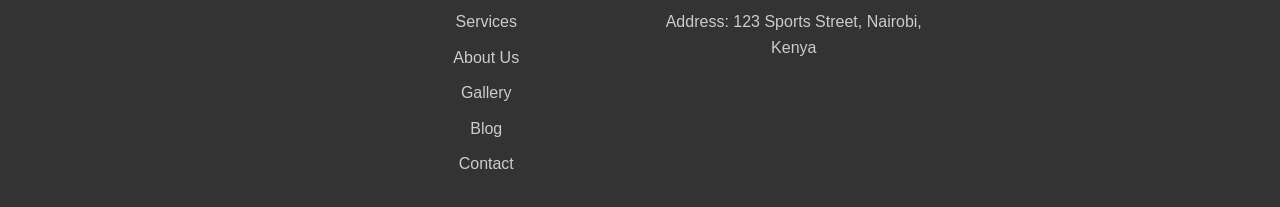
<file: services.html>
<!doctype html>
<html lang="en">
  <head>
    <meta charset="UTF-8" />
    <meta name="viewport" content="width=device-width, initial-scale=1.0" />
    <title>Powerful Leather Works - Services</title>
    <link rel="icon" href="assets/favicon-1.webp" type="image.webp" />
    <link rel="stylesheet" href="style.css" />
    <link rel="stylesheet" href="services.css" />
    <style></style>
  </head>
  <body>
    <!-- Navigation Bar -->
    <nav>
      <div class="nav-container">
        <div class="logo">
          <a href="index.html">Powerful Leather Works</a>
        </div>
        <div class="hamburger">
          <div class="line"></div>
          <div class="line"></div>
          <div class="line"></div>
        </div>
        <ul class="nav-links">
          <li><a href="index.html">Home</a></li>
          <li><a href="products.html">Products</a></li>
          <li><a href="services.html">Services</a></li>
          <li><a href="about.html">About Us</a></li>
          <li><a href="gallery.html">Gallery</a></li>
          <li><a href="blog.html">Blog</a></li>
          <li><a href="faq.html">FAQ</a></li>
          <li><a href="contact.html">Contact</a></li>
        </ul>
      </div>
    </nav>

    <!-- Page Header -->
    <section class="page-header">
      <h1>Our Services</h1>
      <p>Discover how we can support your sports equipment needs</p>
    </section>

    <!-- Our Services Section -->
    <section class="our-services">
      <h2>Our Services</h2>
      <div class="services-grid">
        <div class="service-card">
          <i>🏆</i>
          <h3>Custom Manufacturing</h3>
          <p>
            We create custom stitch balls tailored to your specifications,
            whether for personal use or bulk orders. Our artisans ensure every
            product meets the highest standards of quality and durability.
          </p>
        </div>
        <div class="service-card">
          <i>🛒</i>
          <h3>Retail Sales</h3>
          <p>
            Browse our online store for a wide range of sports equipment and
            gear. From stitch balls to jerseys, we have everything you need to
            elevate your game.
          </p>
        </div>
        <div class="service-card">
          <i>🚚</i>
          <h3>Wholesale Distribution</h3>
          <p>
            We supply schools, teams, and retailers with high-quality sports
            products. Our wholesale options are perfect for bulk orders and
            large-scale needs.
          </p>
        </div>
        <div class="service-card">
          <i>🔧</i>
          <h3>Repair Services</h3>
          <p>
            Our repair and maintenance services extend the lifespan of your
            sports equipment. Trust our experts to restore your gear to top
            condition.
          </p>
        </div>
        <div class="service-card">
          <i>🎨</i>
          <h3>Custom Design</h3>
          <p>
            Work with our design team to create unique, personalized sports
            equipment that reflects your team’s identity and style.
          </p>
        </div>
        <div class="service-card">
          <i>💬</i>
          <h3>Consultation</h3>
          <p>
            Need advice on the best equipment for your needs? Our experts are
            here to help you make informed decisions.
          </p>
        </div>
      </div>
    </section>

    <!-- Why Choose Us Section -->
    <section class="why-choose-us">
      <h2>Why Choose Our Services</h2>
      <div class="choose-grid">
        <div class="choose-card">
          <i>✨</i>
          <h3>Quality Craftsmanship</h3>
          <p>
            Every product is handcrafted with attention to detail, ensuring
            durability and performance.
          </p>
        </div>
        <div class="choose-card">
          <i>🎯</i>
          <h3>Tailored Solutions</h3>
          <p>
            We listen to your needs and provide customized solutions that fit
            your unique requirements.
          </p>
        </div>
        <div class="choose-card">
          <i>🚀</i>
          <h3>Fast Turnaround</h3>
          <p>
            We understand the urgency of sports seasons and deliver your orders
            on time, every time.
          </p>
        </div>
        <div class="choose-card">
          <i>💬</i>
          <h3>Exceptional Support</h3>
          <p>
            Our team is always ready to assist you, from product selection to
            after-sales service.
          </p>
        </div>
      </div>
    </section>

    <!-- Process Overview Section -->
    <section class="process-overview">
      <h2>How It Works</h2>
      <div class="process-steps">
        <div class="process-step">
          <i>📞</i>
          <h3>Get in Touch</h3>
          <p>Contact us to discuss your needs and get a quote.</p>
        </div>
        <div class="process-step">
          <i>🎨</i>
          <h3>Design & Customize</h3>
          <p>Work with our team to design and customize your products.</p>
        </div>
        <div class="process-step">
          <i>🏭</i>
          <h3>Manufacturing</h3>
          <p>We craft your products with care and precision.</p>
        </div>
        <div class="process-step">
          <i>🚚</i>
          <h3>Delivery</h3>
          <p>Your order is delivered to your doorstep, ready for action.</p>
        </div>
      </div>
    </section>

    <!-- Testimonials Section -->
    <section class="testimonials">
      <h2>What Our Clients Say</h2>
      <div class="testimonials-grid">
        <div class="testimonial-card">
          <p>
            "Powerful Leather Works delivered custom stitch balls that exceeded
            our expectations. The quality and attention to detail were
            outstanding!"
          </p>
          <div class="author">- Sarah K., School Coach</div>
        </div>
        <div class="testimonial-card">
          <p>
            "Their wholesale service made it easy for us to equip our entire
            team. The process was smooth, and the products are top-notch."
          </p>
          <div class="author">- David M., Team Manager</div>
        </div>
        <div class="testimonial-card">
          <p>
            "The repair service saved our season. Quick, affordable, and
            reliable—highly recommend!"
          </p>
          <div class="author">- Lisa T., Athlete</div>
        </div>
      </div>
    </section>

    <!-- CTA Section -->
    <section class="cta-section">
      <h2>Ready to Get Started?</h2>
      <a href="contact.html" class="cta-button">Contact Us Today</a>
    </section>

    <!-- Footer -->
    <footer class="footer">
      <div class="footer-content">
        <div>
          <h3>Powerful Leather Works</h3>
          <p>
            Your trusted partner in sports equipment and custom stitch balls.
          </p>
        </div>
        <div>
          <h3>Quick Links</h3>
          <a href="index.html">Home</a>
          <a href="products.html">Products</a>
          <a href="services.html">Services</a>
          <a href="about.html">About Us</a>
          <a href="gallery.html">Gallery</a>
          <a href="blog.html">Blog</a>
          <a href="contact.html">Contact</a>
        </div>
        <div>
          <h3>Contact Us</h3>
          <p>Email: info@powerfulleatherworks.com</p>
          <p>Phone: +254 700 000000</p>
          <p>Address: 123 Sports Street, Nairobi, Kenya</p>
        </div>
        <div>
          <h3>Follow Us</h3>
          <div class="social-links">
            <a href="#">📘</a>
            <a href="#">🐦</a>
            <a href="#">📷</a>
            <a href="#">📺</a>
          </div>
        </div>
      </div>
    </footer>
    <script src="main.js"></script>
  </body>
</html>
</file>
<file: style.css>
* {
  margin: 0;
  padding: 0;
  box-sizing: border-box;
  font-family: "Arial", sans-serif;
}

body {
  background-color: #f9f9f9;
  color: #333;
  line-height: 1.6;
}

.page-header {
  background:
    linear-gradient(rgba(0, 0, 0, 0.7), rgba(0, 0, 0, 0.7)),
    url("https://via.placeholder.com/1920x600/0066cc/ffffff?text=FAQ") no-repeat
      center center/cover;
  height: 40vh;
  display: flex;
  flex-direction: column;
  justify-content: center;
  align-items: center;
  text-align: center;
  color: #fff;
  margin-top: 30px;
  padding: 0 20px;
}

.page-header h1 {
  font-size: 3rem;
  margin-bottom: 20px;
}

.hero-banner {
  background:
    linear-gradient(rgba(0, 0, 0, 0.7), rgba(0, 0, 0, 0.7)),
    url("https://via.placeholder.com/1920x600/0066cc/ffffff?text=Powerful+Leather+Works")
      no-repeat center center/cover;
  height: 90dvh;
  width: 100dvw;
  display: flex;
  flex-direction: column;
  justify-content: center;
  align-items: center;
  text-align: center;
  color: #fff;
  margin-top: 0;
  padding: 0 20px;
}

.hero-banner h1 {
  font-size: 3rem;
  margin-bottom: 20px;
}

.hero-banner p {
  font-size: 1.3rem;
  margin-bottom: 30px;
}

.cta-button1 {
  text-decoration: none;
  background: yellow;
  padding: 3px;
  border-radius: 12px;
}

nav {
  background-color: #333;
  color: #fff;
  padding: 15px 20px;
  position: relative;
}

.nav-container {
  display: flex;
  justify-content: space-between;
  align-items: center;
}

.logo a {
  color: #fff;
  text-decoration: none;
  font-size: 1.3rem;
  font-weight: bold;
}

.nav-links {
  display: flex;
  list-style: none;
  margin: 0;
  padding: 0;
}

.nav-links li {
  margin: 0 10px;
}

.nav-links a {
  color: #fff;
  text-decoration: none;
  font-size: 1.1rem;
  transition: color 0.3s ease;
}

.nav-links a:hover {
  color: #ff6b35;
}

/* Hamburger Menu */
.hamburger {
  display: none;
  cursor: pointer;
}

.hamburger .line {
  width: 25px;
  height: 3px;
  background-color: #fff;
  margin: 5px;
  transition: all 0.3s ease;
}

/* Responsive Design */
@media (max-width: 768px) {
  .hamburger {
    display: block;
  }

  .nav-links {
    position: fixed;
    top: 70px;
    left: -100%;
    width: 100%;
    height: calc(100vh - 70px);
    background-color: #333;
    flex-direction: column;
    align-items: center;
    justify-content: center;
    transition: left 0.3s ease;
  }

  .nav-links.active {
    left: 0;
  }

  .nav-links li {
    margin: 15px 0;
  }
}

.footer {
  background-color: #333;
  color: #fff;
  padding: 40px 20px 20px;
  text-align: center;
}

.footer-content {
  max-width: 1200px;
  margin: 0 auto;
  display: grid;
  grid-template-columns: repeat(auto-fit, minmax(200px, 1fr));
  gap: 30px;
}

.footer h3 {
  font-size: 1.3rem;
  margin-bottom: 15px;
  color: #ff6b35;
}

.footer p,
.footer a {
  color: #ccc;
  text-decoration: none;
  margin-bottom: 10px;
  display: block;
}

.footer a:hover {
  color: #ff6b35;
}

.social-links {
  display: flex;
  gap: 15px;
  justify-content: center;
  margin-top: 20px;
}

.social-links a {
  color: #fff;
  font-size: 1.5rem;
}

/* Responsive Design */
@media (max-width: 768px) {
  .page-header h1 {
    font-size: 2.2rem;
  }
}
</file>
<file: home.css>
.hero {
  background-image: url("images/bg-img1.webp");
  background-size: cover;
  background-position: center;

  height: 100dvh;
  width: 100vw;
  display: flex;
  flex-direction: column;
  justify-content: center;
  align-items: center;
  text-align: center;
  color: #000;
}

.hero > h1,
.hero > p {
  padding: 3px;
  margin: 3px;
  border-radius: 8px;
  background : #d9d205c5;
}

.hero > a,
.hero > a:visited,
.hero > a:hover,
.hero > a:active {
  text-decoration: none;
  background : #fff;
  padding: 2px;
  border-radius: 2px;
}

.latest-products {
  padding: 60px 20px;
  text-align: center;
  background-color: #fff;
}

.latest-products h2 {
  font-size: 2.2rem;
  margin-bottom: 40px;
  color: #0066cc;
}

.products-carousel {
  display: grid;
  grid-template-columns: repeat(auto-fit, minmax(280px, 1fr));
  gap: 20px;
  max-width: 1200px;
  margin: 0 auto;
}

.product-card {
  background-color: #f9f9f9;
  border-radius: 10px;
  overflow: hidden;
  box-shadow: 0 5px 15px rgba(0, 0, 0, 0.1);
}

.product-card img {
  width: 100%;
  height: 200px;
  object-fit: cover;
}

.product-card h3 {
  font-size: 1.3rem;
  margin: 15px 0 10px;
  padding: 0 15px;
}

.product-card p {
  padding: 0 15px 15px;
  color: #666;
}

/* Featured Services Section */
.featured-services {
  padding: 60px 20px;
  background-color: #f0f0f0;
  text-align: center;
}

.featured-services h2 {
  font-size: 2.2rem;
  margin-bottom: 40px;
  color: #0066cc;
}

.services-grid {
  display: grid;
  grid-template-columns: repeat(auto-fit, minmax(280px, 1fr));
  gap: 20px;
  max-width: 1200px;
  margin: 0 auto;
}

.service-card {
  background-color: #fff;
  border-radius: 10px;
  padding: 30px 20px;
  box-shadow: 0 5px 15px rgba(0, 0, 0, 0.1);
}

.service-card i {
  font-size: 2.5rem;
  color: #ff6b35;
  margin-bottom: 15px;
}

.service-card h3 {
  font-size: 1.3rem;
  margin-bottom: 10px;
}

/* Testimonials Section */
.testimonials {
  padding: 60px 20px;
  text-align: center;
  background-color: #fff;
}

.testimonials h2 {
  font-size: 2.2rem;
  margin-bottom: 40px;
  color: #0066cc;
}

.testimonials-grid {
  display: grid;
  grid-template-columns: repeat(auto-fit, minmax(300px, 1fr));
  gap: 20px;
  max-width: 1200px;
  margin: 0 auto;
}

.testimonial-card {
  background-color: #f9f9f9;
  border-radius: 10px;
  padding: 25px 20px;
  box-shadow: 0 5px 15px rgba(0, 0, 0, 0.1);
}

.testimonial-card p {
  font-style: italic;
  margin-bottom: 15px;
}

.testimonial-card .author {
  font-weight: bold;
  color: #0066cc;
}

/* News/Updates Section */
.news-updates {
  padding: 60px 20px;
  background-color: #f0f0f0;
  text-align: center;
}

.news-updates h2 {
  font-size: 2.2rem;
  margin-bottom: 40px;
  color: #0066cc;
}

.news-grid {
  display: grid;
  grid-template-columns: repeat(auto-fit, minmax(300px, 1fr));
  gap: 20px;
  max-width: 1200px;
  margin: 0 auto;
}

.news-card {
  background-color: #fff;
  border-radius: 10px;
  overflow: hidden;
  box-shadow: 0 5px 15px rgba(0, 0, 0, 0.1);
}

.news-card img {
  width: 100%;
  height: 180px;
  object-fit: cover;
}

.news-card h3 {
  font-size: 1.3rem;
  margin: 15px 0 10px;
  padding: 0 15px;
}

.news-card p {
  padding: 0 15px 15px;
  color: #666;
}

/* Footer */
.footer {
  background-color: #333;
  color: #fff;
  padding: 40px 20px 20px;
  text-align: center;
}

.footer-content {
  max-width: 1200px;
  margin: 0 auto;
  display: grid;
  grid-template-columns: repeat(auto-fit, minmax(200px, 1fr));
  gap: 30px;
}

.footer h3 {
  font-size: 1.3rem;
  margin-bottom: 15px;
  color: #ff6b35;
}

.footer p,
.footer a {
  color: #ccc;
  text-decoration: none;
  margin-bottom: 10px;
  display: block;
}

.footer a:hover {
  color: #ff6b35;
}

.social-links {
  display: flex;
  gap: 15px;
  justify-content: center;
  margin-top: 20px;
}

.social-links a {
  color: #fff;
  font-size: 1.5rem;
}

/* Responsive Design */
@media (max-width: 768px) {
  .hero-banner h1 {
    font-size: 2.2rem;
  }

  .hero-banner p {
    font-size: 1.1rem;
  }
}
</file>
<file: contact.css>
.contact-info {
  padding: 60px 20px;
  text-align: center;
  background-color: #fff;
}

.contact-info h2 {
  font-size: 2.2rem;
  margin-bottom: 40px;
  color: #0066cc;
}

.info-grid {
  display: grid;
  grid-template-columns: repeat(auto-fit, minmax(300px, 1fr));
  gap: 30px;
  max-width: 1000px;
  margin: 0 auto;
}

.info-card {
  background-color: #f9f9f9;
  border-radius: 10px;
  padding: 30px 20px;
  box-shadow: 0 5px 15px rgba(0, 0, 0, 0.1);
}

.info-card i {
  font-size: 2.5rem;
  color: #ff6b35;
  margin-bottom: 15px;
}

.info-card h3 {
  font-size: 1.5rem;
  margin-bottom: 10px;
}

.info-card p {
  color: #666;
  margin-bottom: 5px;
}

/* Contact Form Section */
.contact-form {
  background-color: #f0f0f0;
  padding: 60px 20px;
  text-align: center;
}

.contact-form h2 {
  font-size: 2.2rem;
  margin-bottom: 40px;
  color: #0066cc;
}

.form-container {
  max-width: 600px;
  margin: 0 auto;
  background-color: #fff;
  padding: 30px;
  border-radius: 10px;
  box-shadow: 0 5px 15px rgba(0, 0, 0, 0.1);
}

.form-group {
  margin-bottom: 20px;
  text-align: left;
}

.form-group label {
  display: block;
  margin-bottom: 5px;
  font-weight: bold;
}

.form-group input,
.form-group textarea,
.form-group select {
  width: 100%;
  padding: 10px;
  border: 1px solid #ddd;
  border-radius: 5px;
  font-size: 1rem;
}

.form-group textarea {
  height: 120px;
  resize: vertical;
}

.submit-button {
  background-color: #ff6b35;
  color: #fff;
  padding: 12px 25px;
  border: none;
  border-radius: 5px;
  font-size: 1.1rem;
  cursor: pointer;
  width: 100%;
}

.submit-button:hover {
  background-color: #e55a2b;
}

/* Map Section */
.map-section {
  padding: 60px 20px;
  text-align: center;
}

.map-section h2 {
  font-size: 2.2rem;
  margin-bottom: 40px;
  color: #0066cc;
}

.map-container {
  max-width: 1000px;
  margin: 0 auto;
  height: 400px;
  border-radius: 10px;
  overflow: hidden;
  box-shadow: 0 5px 15px rgba(0, 0, 0, 0.1);
}

.map-container iframe {
  width: 100%;
  height: 100%;
  border: none;
}

/* Social Media Section */
.social-media {
  background-color: #fff;
  padding: 40px 20px;
  text-align: center;
}

.social-media h2 {
  font-size: 2rem;
  margin-bottom: 30px;
  color: #0066cc;
}

.social-links {
  display: flex;
  justify-content: center;
  gap: 20px;
  flex-wrap: wrap;
}

.social-link {
  display: flex;
  flex-direction: column;
  align-items: center;
  text-decoration: none;
  color: #333;
}

.social-link i {
  font-size: 2.5rem;
  color: #ff6b35;
  margin-bottom: 10px;
}

.social-link:hover i {
  color: #0066cc;
}

/* Footer */

/* Responsive Design */
@media (max-width: 768px) {
  .page-header h1 {
    font-size: 2.2rem;
  }

  .map-container {
    height: 300px;
  }
}
</file>
<file: faq.css>
.faq-categories {
  padding: 60px 20px;
  text-align: center;
  background-color: #fff;
}

.faq-categories h2 {
  font-size: 2.2rem;
  margin-bottom: 40px;
  color: #0066cc;
}

.categories-grid {
  display: flex;
  justify-content: center;
  gap: 20px;
  margin-bottom: 40px;
  flex-wrap: wrap;
}

.category-button {
  background-color: #f9f9f9;
  color: #333;
  padding: 10px 20px;
  border: none;
  border-radius: 5px;
  font-size: 1rem;
  cursor: pointer;
  text-decoration: none;
  display: inline-block;
  border: 1px solid #ddd;
}

.category-button:hover,
.category-button.active {
  background-color: #0066cc;
  color: #fff;
}

/* FAQ Accordion Section */
.faq-accordion {
  padding: 0 20px 60px;
  max-width: 1000px;
  margin: 0 auto;
}

.faq-item {
  background-color: #fff;
  border-radius: 10px;
  margin-bottom: 15px;
  overflow: hidden;
  box-shadow: 0 5px 15px rgba(0, 0, 0, 0.1);
}

.faq-question {
  padding: 20px;
  cursor: pointer;
  display: flex;
  justify-content: space-between;
  align-items: center;
  font-weight: bold;
  font-size: 1.1rem;
}

.faq-question:hover {
  background-color: #f9f9f9;
}

.faq-answer {
  padding: 0 20px 20px;
  color: #666;
  display: none;
}

.faq-answer.active {
  display: block;
}

.faq-icon {
  font-size: 1.5rem;
  transition: transform 0.3s ease;
}

.faq-icon.rotate {
  transform: rotate(180deg);
}

/* CTA Section */
.cta-section {
  background:
    linear-gradient(rgba(0, 0, 0, 0.7), rgba(0, 0, 0, 0.7)),
    url("https://via.placeholder.com/1920x600/0066cc/ffffff?text=Need+More+Help%3F")
      no-repeat center center/cover;
  padding: 80px 20px;
  text-align: center;
  color: #fff;
}

.cta-section h2 {
  font-size: 2.2rem;
  margin-bottom: 30px;
}

.cta-button {
  background-color: #ff6b35;
  color: #fff;
  padding: 12px 25px;
  border: none;
  border-radius: 5px;
  font-size: 1.1rem;
  cursor: pointer;
  text-decoration: none;
  display: inline-block;
}

.cta-button:hover {
  background-color: #e55a2b;
}
</file>
<file: landing.css>
.hero {
  background-image: url("images/bg-img1.webp");
  background-size: cover;
  background-position: center;

  height: 100dvh;
  width: 100vw;
  display: flex;
  flex-direction: column;
  justify-content: center;
  align-items: center;
  text-align: center;
  color: #000;
  text-shadow:
    -1px -1px 0 #0066cc,
    1px -1px 0 #0066cc,
    -1px 1px 0 #0066cc,
    1px 1px 0 #0066cc;
  padding: 0 20px;
}

@media (min-width: 768px) {
  .hero {
    background-image: url("images/hero-desktop.webp");
  }
}

.hero h1 {
  font-size: 3.5rem;
  margin-bottom: 20px;
}

.hero p {
  font-size: 1.5rem;
  margin-bottom: 30px;
}

.cta-button {
  background-color: #ff6b35;
  color: #fff;
  padding: 15px 30px;
  border: none;
  border-radius: 5px;
  font-size: 1.2rem;
  cursor: pointer;
  text-decoration: none;
  display: inline-block;
}

.cta-button:hover {
  background-color: #e55a2b;
}

/* About Us Section */
.about {
  padding: 80px 20px;
  max-width: 1200px;
  margin: 0 auto;
  display: flex;
  align-items: center;
  gap: 50px;
}

.about img {
  width: 50%;
  border-radius: 10px;
}

.about-content {
  width: 50%;
}

.about h2 {
  font-size: 2.5rem;
  margin-bottom: 20px;
  color: #0066cc;
}

.about p {
  font-size: 1.1rem;
  margin-bottom: 15px;
}

/* Featured Products Section */
.featured-products {
  background-color: #f0f0f0;
  padding: 80px 20px;
  text-align: center;
}

.featured-products h2 {
  font-size: 2.5rem;
  margin-bottom: 50px;
  color: #0066cc;
}

.products-grid {
  display: grid;
  grid-template-columns: repeat(auto-fit, minmax(300px, 1fr));
  gap: 30px;
  max-width: 1200px;
  margin: 0 auto;
}

.product-card {
  background-color: #fff;
  border-radius: 10px;
  overflow: hidden;
  box-shadow: 0 5px 15px rgba(0, 0, 0, 0.1);
}

.product-card img {
  width: 100%;
  height: 250px;
  object-fit: cover;
}

.product-card h3 {
  font-size: 1.5rem;
  margin: 20px 0 10px;
}

.product-card p {
  padding: 0 20px 20px;
  color: #666;
}

/* Services Section */
.services {
  padding: 80px 20px;
  max-width: 1200px;
  margin: 0 auto;
  text-align: center;
}

.services h2 {
  font-size: 2.5rem;
  margin-bottom: 50px;
  color: #0066cc;
}

.services-grid {
  display: grid;
  grid-template-columns: repeat(auto-fit, minmax(300px, 1fr));
  gap: 30px;
}

.service-card {
  background-color: #fff;
  border-radius: 10px;
  padding: 30px 20px;
  box-shadow: 0 5px 15px rgba(0, 0, 0, 0.1);
}

.service-card i {
  font-size: 3rem;
  color: #ff6b35;
  margin-bottom: 20px;
}

.service-card h3 {
  font-size: 1.5rem;
  margin-bottom: 15px;
}

/* Testimonials Section */
.testimonials {
  background-color: #f0f0f0;
  padding: 80px 20px;
  text-align: center;
}

.testimonials h2 {
  font-size: 2.5rem;
  margin-bottom: 50px;
  color: #0066cc;
}

.testimonials-grid {
  display: grid;
  grid-template-columns: repeat(auto-fit, minmax(300px, 1fr));
  gap: 30px;
  max-width: 1200px;
  margin: 0 auto;
}

.testimonial-card {
  background-color: #fff;
  border-radius: 10px;
  padding: 30px 20px;
  box-shadow: 0 5px 15px rgba(0, 0, 0, 0.1);
}

.testimonial-card p {
  font-style: italic;
  margin-bottom: 20px;
}

.testimonial-card .author {
  font-weight: bold;
  color: #0066cc;
}

/* CTA Section */
.cta-section {
  background:
    linear-gradient(rgba(0, 0, 0, 0.7), rgba(0, 0, 0, 0.7)),
    url("https://via.placeholder.com/1920x1080/0066cc/ffffff?text=Call+to+Action")
      no-repeat center center/cover;
  padding: 100px 20px;
  text-align: center;
  color: #fff;
}

.cta-section h2 {
  font-size: 2.5rem;
  margin-bottom: 30px;
}

/* Footer */

/* Responsive Design */
@media (max-width: 768px) {
  .hero h1 {
    font-size: 2.5rem;
  }

  .hero p {
    font-size: 1.2rem;
  }

  .about {
    flex-direction: column;
  }

  .about img,
  .about-content {
    width: 100%;
  }
}
</file>
<file: services.css>
.page-header h1 {
  font-size: 3rem;
  margin-bottom: 20px;
}

/* Our Services Section */
.our-services {
  padding: 60px 20px;
  text-align: center;
  background-color: #fff;
}

.our-services h2 {
  font-size: 2.2rem;
  margin-bottom: 40px;
  color: #0066cc;
}

.services-grid {
  display: grid;
  grid-template-columns: repeat(auto-fit, minmax(300px, 1fr));
  gap: 30px;
  max-width: 1200px;
  margin: 0 auto;
}

.service-card {
  background-color: #f9f9f9;
  border-radius: 10px;
  padding: 30px 20px;
  box-shadow: 0 5px 15px rgba(0, 0, 0, 0.1);
}

.service-card i {
  font-size: 2.5rem;
  color: #ff6b35;
  margin-bottom: 15px;
}

.service-card h3 {
  font-size: 1.5rem;
  margin-bottom: 10px;
}

.service-card p {
  color: #666;
}

/* Why Choose Us Section */
.why-choose-us {
  background-color: #f0f0f0;
  padding: 60px 20px;
  text-align: center;
}

.why-choose-us h2 {
  font-size: 2.2rem;
  margin-bottom: 40px;
  color: #0066cc;
}

.choose-grid {
  display: grid;
  grid-template-columns: repeat(auto-fit, minmax(300px, 1fr));
  gap: 30px;
  max-width: 1200px;
  margin: 0 auto;
}

.choose-card {
  background-color: #fff;
  border-radius: 10px;
  padding: 30px 20px;
  box-shadow: 0 5px 15px rgba(0, 0, 0, 0.1);
}

.choose-card i {
  font-size: 2.5rem;
  color: #ff6b35;
  margin-bottom: 15px;
}

.choose-card h3 {
  font-size: 1.3rem;
  margin-bottom: 10px;
}

.choose-card p {
  color: #666;
}

/* Process Overview Section */
.process-overview {
  padding: 60px 20px;
  text-align: center;
  background-color: #fff;
}

.process-overview h2 {
  font-size: 2.2rem;
  margin-bottom: 40px;
  color: #0066cc;
}

.process-steps {
  display: grid;
  grid-template-columns: repeat(auto-fit, minmax(250px, 1fr));
  gap: 30px;
  max-width: 1200px;
  margin: 0 auto;
}

.process-step {
  background-color: #f9f9f9;
  border-radius: 10px;
  padding: 25px 20px;
  box-shadow: 0 5px 15px rgba(0, 0, 0, 0.1);
}

.process-step i {
  font-size: 2rem;
  color: #ff6b35;
  margin-bottom: 15px;
}

.process-step h3 {
  font-size: 1.2rem;
  margin-bottom: 10px;
}

.process-step p {
  color: #666;
}

/* Testimonials Section */
.testimonials {
  background-color: #f0f0f0;
  padding: 60px 20px;
  text-align: center;
}

.testimonials h2 {
  font-size: 2.2rem;
  margin-bottom: 40px;
  color: #0066cc;
}

.testimonials-grid {
  display: grid;
  grid-template-columns: repeat(auto-fit, minmax(300px, 1fr));
  gap: 20px;
  max-width: 1200px;
  margin: 0 auto;
}

.testimonial-card {
  background-color: #fff;
  border-radius: 10px;
  padding: 25px 20px;
  box-shadow: 0 5px 15px rgba(0, 0, 0, 0.1);
}

.testimonial-card p {
  font-style: italic;
  margin-bottom: 15px;
}

.testimonial-card .author {
  font-weight: bold;
  color: #0066cc;
}

/* CTA Section */
.cta-section {
  background:
    linear-gradient(rgba(0, 0, 0, 0.7), rgba(0, 0, 0, 0.7)),
    url("https://via.placeholder.com/1920x600/0066cc/ffffff?text=Get+Started+Today")
      no-repeat center center/cover;
  padding: 80px 20px;
  text-align: center;
  color: #fff;
}

.cta-section h2 {
  font-size: 2.2rem;
  margin-bottom: 30px;
}

.cta-button {
  background-color: #ff6b35;
  color: #fff;
  padding: 12px 25px;
  border: none;
  border-radius: 5px;
  font-size: 1.1rem;
  cursor: pointer;
  text-decoration: none;
  display: inline-block;
}

.cta-button:hover {
  background-color: #e55a2b;
}

/* Footer */

/* Responsive Design */
@media (max-width: 768px) {
  .page-header h1 {
    font-size: 2.2rem;
  }
}
</file>
